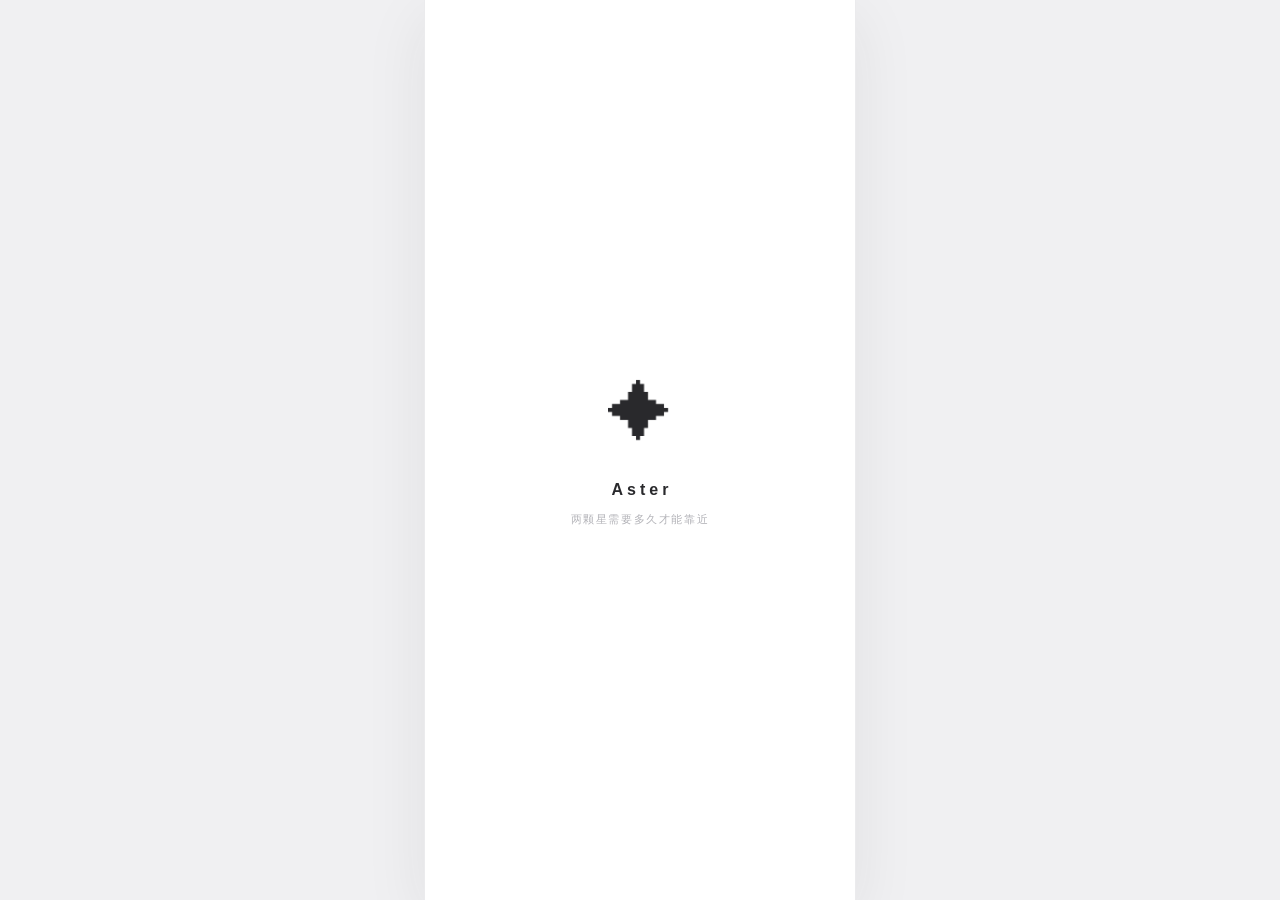
<file: index.html>
<!DOCTYPE html>
<html lang="zh-CN" data-theme="light">
<head>
<meta charset="UTF-8">
<meta name="viewport" content="width=device-width, initial-scale=1, viewport-fit=cover">
<meta name="theme-color" id="themeColor" content="#FFFFFF">
<meta name="apple-mobile-web-app-capable" content="yes">
<meta name="mobile-web-app-capable" content="yes">
<meta name="apple-mobile-web-app-status-bar-style" content="default">
<meta name="apple-mobile-web-app-title" content="Aster">
<title>Aster</title>
<link rel="manifest" href="manifest.webmanifest">
<link rel="apple-touch-icon" href="icons/icon-180.png">
<link rel="icon" href="data:image/svg+xml,%3Csvg xmlns='http://www.w3.org/2000/svg' viewBox='0 0 24 24'%3E%3Ctext x='12' y='17' font-size='14' text-anchor='middle'%3E%E2%9C%A6%3C/text%3E%3C/svg%3E">
<script>
(function(){
  try{
    var raw=localStorage.getItem('sq_state_v1');
    var s=raw?JSON.parse(raw):null;
    var t=(s&&s.app&&s.app.theme)||'light';
    var dark=t==='dark'||(t==='system'&&window.matchMedia&&matchMedia('(prefers-color-scheme: dark)').matches);
    document.documentElement.setAttribute('data-theme',dark?'dark':'light');
    document.documentElement.style.colorScheme=dark?'dark':'light';
    if(dark){ var m=document.getElementById('themeColor'); if(m) m.setAttribute('content','#101012'); }
  }catch(e){}
})();
</script>
<link rel="stylesheet" href="css/variables.css">
<link rel="stylesheet" href="css/global.css">
<link rel="stylesheet" href="css/components.css">
<link rel="stylesheet" href="css/pages.css">
<link rel="stylesheet" href="css/theme-dark.css">
<link rel="stylesheet" href="css/glass.css">
<link rel="stylesheet" href="css/splash.css">
</head>
<body>
<div class="app">
  <div class="app-wall" id="appWall" aria-hidden="true"></div>
  <div class="splash" id="splash" role="button" aria-label="跳过开屏">
    <div class="splash-stage">
      <div class="splash-mark">
        <div class="splash-particles" id="splashParticles"></div>
        <div class="splash-ring"></div>
        <div class="splash-star">✦</div>
      </div>
      <div class="splash-word">Aster</div>
      <div class="splash-tag">两颗星需要多久才能靠近</div>
    </div>
  </div>
  <main id="screen" class="page"></main>
  <nav id="nav" class="bottom-nav" style="display:none"></nav>
</div>
<script src="js/utils.js"></script>
<script src="js/icons.js"></script>
<script src="js/db.js"></script>
<script src="js/store.js"></script>
<script src="js/components.js"></script>
<script src="js/musicPlayer.js"></script>
<script src="js/musicDock.js"></script>
<script src="js/notifier.js"></script>
<script src="js/topToast.js"></script>
<script src="js/pages/chats.js"></script>
<script src="js/pages/discover.js"></script>
<script src="js/pages/me.js"></script>
<script src="js/pages/checkin.js"></script>
<script src="js/pages/cards.js"></script>
<script src="js/pages/replySettings.js"></script>
<script src="js/pages/reminders.js"></script>
<script src="js/pages/chatDetail.js"></script>
<script src="js/pages/chatSettings.js"></script>
<script src="js/pages/profile.js"></script>
<script src="js/pages/appearance.js"></script>
<script src="js/pages/roleProfile.js"></script>
<script src="js/pages/stickerSettings.js"></script>
<script src="js/pages/lifePages.js"></script>
<script src="js/pages/lifePomodoro.js"></script>
<script src="js/pages/lifeMusic.js"></script>
<script src="js/pages/lifeTogether.js"></script>
<script src="js/pages/life.js"></script>
<script src="js/call.js"></script>
<script src="js/replyEngine.js"></script>
<script src="js/reminders.js"></script>
<script src="js/app.js"></script>
</body>
</html>
</file>
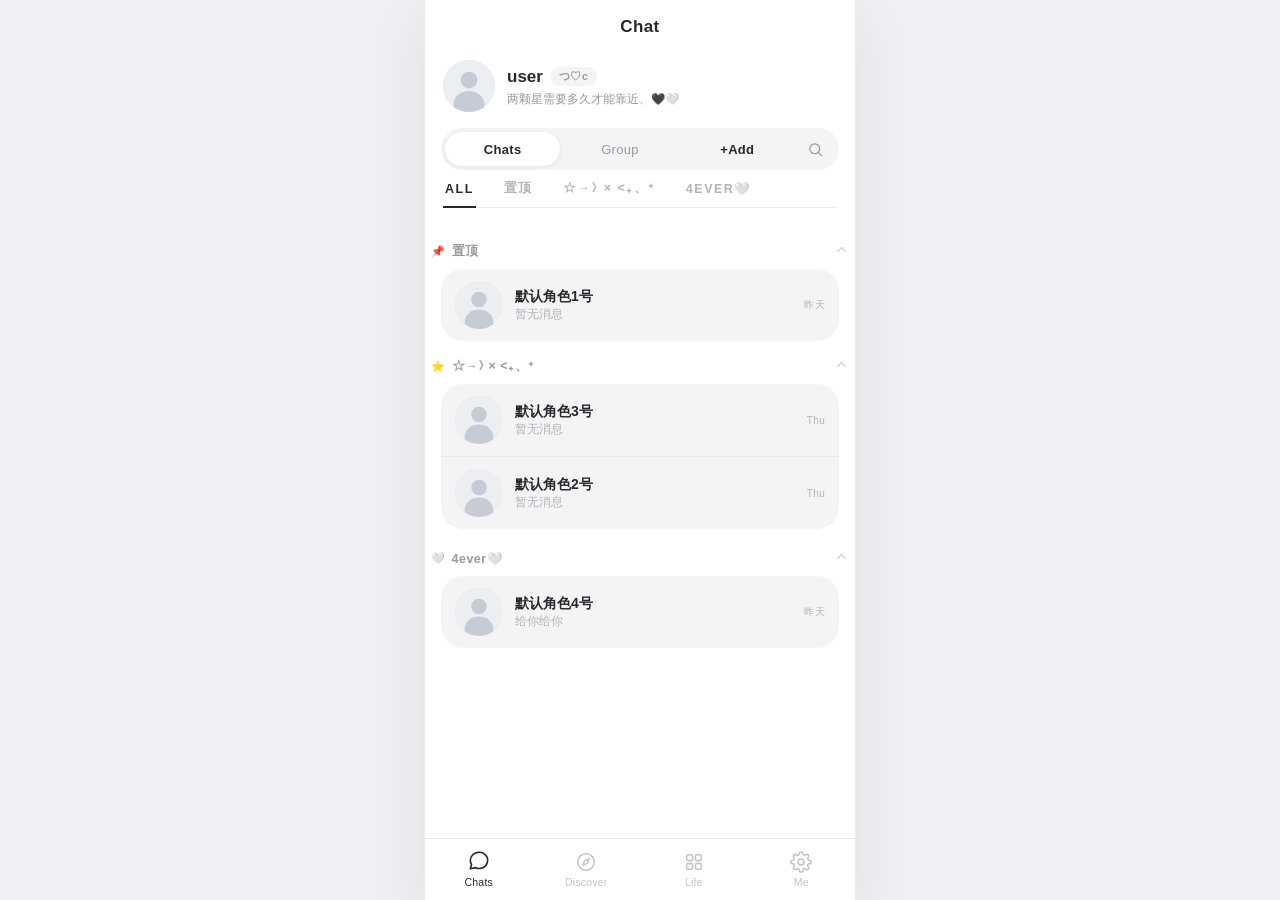
<file: user.html>
<!DOCTYPE html>
<html lang="zh-CN" data-theme="light">
<head>
<meta charset="UTF-8">
<meta name="viewport" content="width=device-width, initial-scale=1, viewport-fit=cover">
<meta name="theme-color" id="themeColor" content="#FFFFFF">
<title>Aster · Chat</title>
<link rel="icon" href="data:image/svg+xml,%3Csvg xmlns='http://www.w3.org/2000/svg' viewBox='0 0 24 24'%3E%3Ctext x='12' y='17' font-size='14' text-anchor='middle'%3E%E2%9C%A6%3C/text%3E%3C/svg%3E">
<script>
(function(){
  try{
    var raw=localStorage.getItem('sq_state_v1');
    var s=raw?JSON.parse(raw):null;
    var t=(s&&s.app&&s.app.theme)||'light';
    var dark=t==='dark'||(t==='system'&&window.matchMedia&&matchMedia('(prefers-color-scheme: dark)').matches);
    document.documentElement.setAttribute('data-theme',dark?'dark':'light');
    document.documentElement.style.colorScheme=dark?'dark':'light';
    if(dark){ var m=document.getElementById('themeColor'); if(m) m.setAttribute('content','#101012'); }
  }catch(e){}
})();
</script>
<link rel="stylesheet" href="css/variables.css">
<link rel="stylesheet" href="css/global.css">
<link rel="stylesheet" href="css/components.css">
<link rel="stylesheet" href="css/pages.css">
<link rel="stylesheet" href="css/theme-dark.css">
<link rel="stylesheet" href="css/glass.css">
</head>
<body>
<div class="app">
  <div class="app-wall" id="appWall" aria-hidden="true"></div>
  <main id="screen" class="page"></main>
  <nav id="nav" class="bottom-nav" style="display:none"></nav>
</div>
<script src="js/utils.js"></script>
<script src="js/icons.js"></script>
<script src="js/db.js"></script>
<script src="js/store.js"></script>
<script src="js/components.js"></script>
<script src="js/musicPlayer.js"></script>
<script src="js/musicDock.js"></script>
<script src="js/notifier.js"></script>
<script src="js/topToast.js"></script>
<script src="js/pages/chats.js"></script>
<script src="js/pages/discover.js"></script>
<script src="js/pages/me.js"></script>
<script src="js/pages/checkin.js"></script>
<script src="js/pages/cards.js"></script>
<script src="js/pages/replySettings.js"></script>
<script src="js/pages/reminders.js"></script>
<script src="js/pages/chatDetail.js"></script>
<script src="js/pages/chatSettings.js"></script>
<script src="js/pages/profile.js"></script>
<script src="js/pages/appearance.js"></script>
<script src="js/pages/roleProfile.js"></script>
<script src="js/pages/stickerSettings.js"></script>
<script src="js/pages/lifePages.js"></script>
<script src="js/pages/lifePomodoro.js"></script>
<script src="js/pages/lifeMusic.js"></script>
<script src="js/pages/lifeTogether.js"></script>
<script src="js/pages/life.js"></script>
<script src="js/call.js"></script>
<script src="js/replyEngine.js"></script>
<script src="js/reminders.js"></script>
<script src="js/app.js"></script>
</body>
</html>
</file>
<file: css/variables.css>
/* ===== 设计令牌 · 灰白极简（浅色为默认） ===== */
:root{
  color-scheme: light;

  --bg:#FFFFFF;
  --bg-soft:#F8F8F9;
  --card:#F4F4F5;
  --card-2:#EEEEF0;
  --text:#29292C;
  --text-2:#99999F;
  --text-3:#B3B3B8;
  --border:#EBEBED;
  --accent:#DDE3EA;
  --white:#FFFFFF;

  --dark:#2A2A2E;               /* 主操作色 */
  --dark-fg:#FFFFFF;            /* 主操作色上的文字 */

  --bubble-me:#E9EAEE;          /* 自己的气泡 */
  --bubble-me-fg:#29292C;
  --bubble-other:#F5F5F7;       /* 对方气泡 */
  --bubble-other-fg:#29292C;
  --bubble-radius:16px;         /* 气泡圆角（外观设置会覆盖） */
  --bubble-corner:6px;          /* 靠头像那一角的圆角 */

  /* 表面 / 浮层 */
  --surface:#FFFFFF;            /* 弹窗、菜单、白卡 */
  --surface-2:#FBFBFC;
  --head-bg:rgba(255,255,255,.92);
  --head-bg-strong:rgba(255,255,255,.96);
  --nav-bg:rgba(255,255,255,.94);
  --overlay-bg:rgba(30,30,34,.34);
  --quote-bg:rgba(255,255,255,.6);
  --quote-line:#C9CDD4;
  --toast-bg:rgba(42,42,46,.92);
  --toast-fg:#FFFFFF;
  --danger:#B45757;
  --danger-bg:#F7E9E9;
  --avatar-1:#D9DEE6;
  --avatar-2:#EFF1F4;
  --page-outside:#F0F0F2;
  --chev:#C9C9CF;
  --nav-idle:#C4C4CA;
  --scrollbar:#D9D9DE;

  --radius-card:22px;
  --radius-bubble:16px;
  --radius-sheet:26px;
  --radius-input:999px;

  --nav-h:62px;
  --head-h:54px;

  --font:-apple-system,BlinkMacSystemFont,"Segoe UI","PingFang SC","Hiragino Sans GB","Microsoft YaHei",sans-serif;

  --shadow-1:0 1px 3px rgba(35,35,40,.05);
  --shadow-2:0 10px 30px rgba(35,35,40,.10);
  --shadow-pill:0 1px 4px rgba(35,35,40,.08);

  --dur:.18s;
  --kb:0px;                      /* 键盘高度（JS 动态写入） */

  /* 聊天排版（聊天设置可改） */
  --chat-font:15px;
  --bubble-gap:18px;
  --bubble-pad-x:17px;
  --bubble-pad-y:13px;
  --chat-avatar:34px;

  /* ---------- Life 页 ---------- */
  --life-card:#FFFFFF;
  --life-music-bg:#E7F0F6;
  --life-music-ink:#25333D;
  --life-music-sub:#6D7F8B;
  --life-music-line:rgba(37,51,61,.13);
  --life-orange:#F39A3C; --life-orange2:#E8892A;
  --life-blue:#3B9EDB; --life-blue2:#2F8CC6;
  --rose:#CE6A78; --rose-soft:#F7E3E6;
  --blue-soft:#E6F0F7;
  --green:#6E9979; --green-soft:#E7F1EA;
  --amber:#D39448; --amber-soft:#F7EBD9;
  --accent-soft:#F1F3F6;
}
</file>
<file: css/global.css>
/* ===== 全局 · 重置 / App 壳 / 底部导航 ===== */
*,*::before,*::after{box-sizing:border-box;margin:0;padding:0;-webkit-tap-highlight-color:transparent}
html,body{height:100%}
body{
  font-family:var(--font);
  color:var(--text);
  background:var(--bg);
  font-size:15px;
  line-height:1.5;
  -webkit-font-smoothing:antialiased;
  overscroll-behavior-y:none;
}
img{display:block;max-width:100%}
button{font-family:inherit;border:0;background:none;color:inherit;cursor:pointer}
input,textarea,select{font-family:inherit;font-size:inherit;color:inherit;border:0;outline:none;background:none}
a{color:inherit;text-decoration:none}
ul,ol{list-style:none}
::selection{background:var(--accent)}

/* 桌面端：限制手机宽度居中，如一台干净的设备 */
.app{
  position:relative;
  margin:0 auto;
  max-width:430px;
  min-height:100dvh;
  background:var(--bg);
}
@media(min-width:480px){
  body{background:var(--page-outside)}
  .app{
    box-shadow:0 0 0 1px var(--border),0 18px 60px rgba(35,35,40,.08);
    min-height:100dvh;
  }
  ::-webkit-scrollbar{width:6px;height:6px}
  ::-webkit-scrollbar-thumb{background:var(--scrollbar);border-radius:99px}
  ::-webkit-scrollbar-track{background:transparent}
}

/* 通用工具 */
.row{display:flex;align-items:center}
.grow{flex:1;min-width:0}
.muted{color:var(--text-2)}
.tiny{font-size:11px;color:var(--text-3)}
.tap{transition:transform var(--dur),opacity var(--dur),background var(--dur)}
.tap:active{transform:scale(.97);opacity:.85}
.no-motion *,.no-motion *::before,.no-motion *::after{animation:none!important;transition:none!important}
body[data-font="lg"]{font-size:16.5px}

/* ===== 顶部栏 ===== */
.app-head{
  position:sticky;top:0;z-index:40;
  height:calc(var(--head-h) + env(safe-area-inset-top,0px));
  display:flex;align-items:center;
  padding:env(safe-area-inset-top,0px) 14px 0;
  background:var(--head-bg);
  backdrop-filter:blur(14px);
}
.app-head .head-title{
  position:absolute;left:50%;transform:translateX(-50%);
  font-size:17px;font-weight:600;letter-spacing:.4px;
  max-width:60%;overflow:hidden;text-overflow:ellipsis;white-space:nowrap;
}
.head-side{display:flex;align-items:center;gap:6px;min-width:64px}
.head-side.right{justify-content:flex-end}
.icon-btn{
  width:36px;height:36px;border-radius:50%;
  display:inline-flex;align-items:center;justify-content:center;
  color:var(--text);transition:background var(--dur),transform var(--dur);
}
.icon-btn:active{background:var(--card);transform:scale(.92)}
.icon-btn.sm{width:30px;height:30px}
.icon-btn.ghost{color:var(--text-2)}

/* ===== 底部导航 ===== */
.bottom-nav{
  position:fixed;bottom:0;left:50%;transform:translateX(-50%);
  width:100%;max-width:430px;
  height:calc(var(--nav-h) + env(safe-area-inset-bottom,0px));
  padding-bottom:env(safe-area-inset-bottom,0px);
  background:var(--nav-bg);
  backdrop-filter:blur(16px);
  border-top:1px solid var(--border);
  display:flex;z-index:50;
}
.bottom-nav .nav-item{
  flex:1;display:flex;flex-direction:column;align-items:center;justify-content:center;gap:3px;
  color:var(--nav-idle);font-size:10.5px;letter-spacing:.2px;
  transition:color var(--dur);
}
.bottom-nav .nav-item.active{color:var(--text)}
.bottom-nav .nav-item:active{transform:scale(.94)}
.page-with-nav{padding-bottom:calc(var(--nav-h) + 24px + env(safe-area-inset-bottom,0px))}

/* ===== 区块小标题（大写字距） ===== */
.sec-label{
  font-size:10.5px;letter-spacing:2.2px;color:var(--text-3);
  text-transform:uppercase;font-weight:600;
}

/* 空状态 */
.empty{
  text-align:center;color:var(--text-3);font-size:13px;
  padding:44px 20px;letter-spacing:.5px;
}
.empty .empty-ico{font-size:30px;opacity:.5;margin-bottom:8px}

/* 轻量出场动画 */
@keyframes fadeUp{from{opacity:0;transform:translateY(10px)}to{opacity:1;transform:none}}
@keyframes fadeIn{from{opacity:0}to{opacity:1}}
.anim-in{animation:fadeUp .22s ease both}

/* 聊天页锁定页面滚动（内部滚动） */
html.no-scroll,body.no-scroll{overflow:hidden;height:100dvh}

/* 轻动效：只使用 transform / opacity，避免滚动时掉帧 */
html{touch-action:manipulation;-webkit-text-size-adjust:100%}
/* 主题切换时强制重绘带模糊的顶栏 / 底栏，避免 iOS 缓存旧颜色 */
html.theme-repaint .app-head,
html.theme-repaint .bottom-nav,
html.theme-repaint .chat-head,
html.theme-repaint .chat-toolbar,
html.theme-repaint .chat-inputbar{
  backdrop-filter:none!important;
  -webkit-backdrop-filter:none!important;
}
input[type="range"]{touch-action:none}
:where(.chat-item,.post-card,.life-tile,.list-row,.set-card,.set-row,.rc-group){transition:transform .16s ease,opacity .16s ease}
:where(.chat-item,.post-card,.life-tile,.list-row,.set-card,.set-row,.rc-group):active{transform:scale(.992)}
.bottom-nav .nav-item{transition:color .18s ease,transform .14s ease}
.bottom-nav .nav-item>svg{transition:transform .18s ease}
.bottom-nav .nav-item.active>svg{transform:translateY(-1px) scale(1.05)}
@media (prefers-reduced-motion:reduce){
  *,*::before,*::after{animation-duration:.001ms!important;animation-iteration-count:1!important;transition-duration:.001ms!important;scroll-behavior:auto!important}
}
/* iOS Safari：输入框低于 16px 时，聚焦会自动放大页面 */
@supports (-webkit-touch-callout:none){
  input:not([type="range"]):not([type="checkbox"]):not([type="radio"]):not([type="file"]),
  textarea,select{font-size:16px!important}
}
</file>
<file: css/components.css>
/* ===== 共享组件 ===== */

/* 头像 */
.avatar{
  position:relative;display:inline-flex;align-items:center;justify-content:center;
  border-radius:50%;overflow:hidden;flex-shrink:0;color:var(--text-3);
  background:linear-gradient(145deg,var(--avatar-1),var(--avatar-2));
  user-select:none;
}
.avatar img{width:100%;height:100%;object-fit:cover}
.avatar .av-emoji{font-size:calc(var(--av,44px)*.5);line-height:1;filter:saturate(.55) opacity(.92)}
.avatar.ring{box-shadow:0 0 0 2px var(--surface),0 0 0 3.5px var(--border)}

/* 胶囊小徽章（つ♡c） */
.badge-pill{
  display:inline-flex;align-items:center;
  font-size:10.5px;color:var(--text-2);
  background:var(--card);border-radius:999px;
  padding:2px 9px;letter-spacing:.5px;white-space:nowrap;
}

/* 胶囊分段栏（Chats/Group/Friends...） */
.pillbar{
  display:flex;align-items:center;gap:2px;
  background:var(--card);border-radius:999px;padding:4px;
}
.pillbar .pp{
  flex:1;height:34px;border-radius:999px;
  font-size:13px;color:var(--text-2);letter-spacing:.3px;
  display:flex;align-items:center;justify-content:center;gap:4px;
  transition:all var(--dur);white-space:nowrap;padding:0 10px;
}
.pillbar .pp.active{background:var(--surface);color:var(--text);font-weight:600;box-shadow:var(--shadow-pill)}
.pillbar .pp.add{color:var(--text);font-weight:600}
.pillbar .pp.icon-only{flex:0 0 38px}

/* 小分段（双方/仅对方... 舒适/紧凑） */
.seg{
  display:inline-flex;background:var(--card);border-radius:999px;padding:3px;gap:2px;
}
.seg .sg{
  height:28px;padding:0 13px;border-radius:999px;font-size:12.5px;color:var(--text-2);
  display:flex;align-items:center;transition:all var(--dur);white-space:nowrap;
}
.seg .sg.active{background:var(--dark);color:var(--dark-fg);font-weight:500}
.seg.light .sg.active{background:var(--surface);color:var(--text);box-shadow:var(--shadow-pill)}

/* 按钮 */
.btn{
  height:42px;padding:0 26px;border-radius:999px;
  display:inline-flex;align-items:center;justify-content:center;gap:6px;
  font-size:14.5px;font-weight:600;transition:all var(--dur);
}
.btn.dark{background:var(--dark);color:var(--dark-fg)}
.btn.dark:active{opacity:.85;transform:scale(.97)}
.btn.light{background:var(--card);color:var(--text)}
.btn.light:active{background:var(--card-2);transform:scale(.97)}
.btn.sm{height:32px;padding:0 16px;font-size:12.5px;font-weight:500}
.btn.block{width:100%}
.btn.danger{background:var(--danger-bg);color:var(--danger)}

/* 方形小图标按钮（分享） */
.sq-btn{
  width:42px;height:42px;border-radius:14px;background:var(--card);
  display:inline-flex;align-items:center;justify-content:center;color:var(--text);
  transition:transform var(--dur),background var(--dur);
}
.sq-btn:active{transform:scale(.93);background:var(--card-2)}

/* 搜索框 */
.searchbar{
  display:flex;align-items:center;gap:8px;
  background:var(--card);border-radius:999px;
  height:40px;padding:0 16px;color:var(--text-3);
}
.searchbar input{flex:1;font-size:13.5px;color:var(--text)}
.searchbar input::placeholder{color:var(--text-3)}

/* 下划线 tab（CHATS / ☆→ X <-.* / 4EVER🤍） */
.utabs{display:flex;gap:26px;border-bottom:1px solid var(--border)}
.utabs .ut{
  padding:10px 2px 9px;font-size:12.5px;letter-spacing:1.5px;color:var(--text-3);
  font-weight:600;border-bottom:2px solid transparent;margin-bottom:-1px;
  transition:color var(--dur);text-transform:uppercase;white-space:nowrap;
}
.utabs .ut.active{color:var(--text);border-color:var(--text)}

/* 列表卡片 */
.list-card{
  background:var(--card);border-radius:var(--radius-card);
  overflow:hidden;
}
.list-row{
  display:flex;align-items:center;gap:12px;
  padding:13px 16px;width:100%;text-align:left;
  transition:background var(--dur);
}
.list-row:active{background:var(--card-2)}
.list-row + .list-row{border-top:1px solid rgba(0,0,0,.035)}
.list-row .r-name{font-size:14.5px;font-weight:600;overflow:hidden;text-overflow:ellipsis;white-space:nowrap}
.list-row .r-sub{font-size:12px;color:var(--text-3);margin-top:1px;overflow:hidden;text-overflow:ellipsis;white-space:nowrap}
.list-row .chev{color:#C9C9CF;flex-shrink:0}

/* 设置卡（CHAT SETTINGS 列表行） */
.set-card{
  display:flex;align-items:center;gap:12px;width:100%;text-align:left;
  background:var(--bg-soft);border-radius:18px;padding:13px 14px;
  transition:background var(--dur);
}
.set-card:active{background:var(--card-2)}
.set-card .set-ico{
  width:38px;height:38px;border-radius:12px;background:var(--surface);flex-shrink:0;
  display:flex;align-items:center;justify-content:center;color:var(--text);
  box-shadow:var(--shadow-1);
}
.set-card .set-title{font-size:14.5px;font-weight:600}
.set-card .set-sub{font-size:11.5px;color:var(--text-3);margin-top:1px}
.set-card .set-val{font-size:12.5px;color:var(--text-3)}

/* 开关 */
.switch{
  position:relative;width:46px;height:27px;border-radius:999px;flex-shrink:0;
  background:var(--card-2);transition:background var(--dur);
}
.switch::after{
  content:"";position:absolute;top:3px;left:3px;width:21px;height:21px;border-radius:50%;
  background:#fff;box-shadow:0 1px 3px rgba(0,0,0,.18);
  transition:transform .2s cubic-bezier(.4,0,.2,1);
}
.switch.on{background:var(--dark)}
.switch.on::after{transform:translateX(19px)}

/* 滑杆 */
input[type=range].slider{
  -webkit-appearance:none;appearance:none;width:100%;height:3px;border-radius:99px;
  background:linear-gradient(to right,var(--dark) var(--p,50%),var(--card-2) var(--p,50%));
}
input[type=range].slider::-webkit-slider-thumb{
  -webkit-appearance:none;width:20px;height:20px;border-radius:50%;
  background:var(--dark);border:3px solid var(--surface);box-shadow:0 1px 5px rgba(0,0,0,.22);
  cursor:pointer;
}
.slider-val{
  font-size:11.5px;color:var(--text-2);background:var(--card);border-radius:8px;
  padding:2px 8px;white-space:nowrap;
}

/* 文本输入域 */
.field{
  width:100%;background:var(--card);border-radius:14px;
  padding:12px 14px;font-size:14px;color:var(--text);
}
.field::placeholder{color:var(--text-3)}
textarea.field{resize:none;min-height:76px;line-height:1.55}

/* 弹窗 / 底部抽屉 */
.overlay{
  position:fixed;inset:0;z-index:100;
  background:rgba(30,30,34,.34);
  display:flex;align-items:center;justify-content:center;
  padding:24px;animation:fadeIn .16s ease both;
}
.overlay .modal{
  width:100%;max-width:340px;max-height:82dvh;overflow:auto;
  background:var(--surface);border-radius:26px;padding:22px 20px;
  animation:popIn .2s cubic-bezier(.34,1.3,.64,1) both;
}
@keyframes popIn{from{opacity:0;transform:scale(.94) translateY(8px)}to{opacity:1;transform:none}}
.overlay.sheet-wrap{align-items:flex-end;padding:0}
.overlay.sheet-wrap .modal{
  max-width:430px;border-radius:var(--radius-sheet) var(--radius-sheet) 0 0;
  padding:18px 20px calc(20px + env(safe-area-inset-bottom,0px));
  max-height:88dvh;
  animation:sheetUp .24s cubic-bezier(.3,.9,.4,1) both;
  padding-bottom:calc(20px + var(--kb,0px) + env(safe-area-inset-bottom,0px));
}
@keyframes sheetUp{from{transform:translateY(60%)}to{transform:none}}
.modal-title{font-size:16px;font-weight:700;text-align:center;margin-bottom:4px}
.modal-sub{font-size:12px;color:var(--text-3);text-align:center;margin-bottom:14px}
.modal-actions{display:flex;gap:10px;margin-top:18px}
.modal-actions .btn{flex:1}

/* 菜单浮层 */
.menu{
  position:fixed;z-index:110;min-width:172px;
  max-height:calc(100dvh - 20px);overflow-y:auto;overscroll-behavior:contain;
  background:var(--surface);border-radius:16px;box-shadow:var(--shadow-2);
  padding:6px;animation:popIn .16s ease both;
}
.menu .mi{
  display:flex;align-items:center;gap:10px;width:100%;text-align:left;
  padding:10px 12px;border-radius:11px;font-size:13.5px;
  transition:background var(--dur);
}
.menu .mi:active{background:var(--card)}
.menu .mi.danger{color:var(--danger)}
.menu .mi svg{opacity:.75}

/* toast */
.toast{
  position:fixed;left:50%;bottom:calc(96px + var(--kb,0px));transform:translateX(-50%);
  z-index:200;background:var(--toast-bg);color:var(--toast-fg);
  font-size:13px;padding:9px 18px;border-radius:999px;
  animation:toastIn .2s ease both;pointer-events:none;max-width:80vw;text-align:center;
}
@keyframes toastIn{from{opacity:0;transform:translate(-50%,8px)}to{opacity:1;transform:translate(-50%,0)}}
.toast.out{opacity:0;transition:opacity .25s}

/* 浮动按钮（挂 body，fixed 相对视口；PC 端对齐 430px 应用列右缘，窄屏回落 18px） */
.fab{
  position:fixed;right:max(18px,calc((100% - 430px)/2 + 18px));bottom:calc(var(--nav-h) + 20px + env(safe-area-inset-bottom,0px));
  z-index:45;width:52px;height:52px;border-radius:50%;
  background:var(--surface);color:var(--text);
  display:flex;align-items:center;justify-content:center;
  box-shadow:var(--shadow-2);transition:transform var(--dur);
}
.fab:active{transform:scale(.9)}

/* 聊天气泡 */
/* 头像与气泡顶部对齐（flex-start），头像不再随消息长短上下偏移 */
.msg-row{display:flex;gap:10px;margin-bottom:var(--bubble-gap);align-items:flex-start}
.msg-row.mine{flex-direction:row-reverse}
/* 同一发送者的连续消息（同组）也保留完整呼吸感 */
.msg-row.cont{margin-top:0}
.msg-row .m-av{width:var(--chat-avatar);height:var(--chat-avatar);flex-shrink:0}
/* 气泡列：随内容收缩（fit-content），mine 行沿同一对齐轴靠右；
   Read 已读标与气泡共用该轴，自动贴齐气泡尾缘 */
.msg-row .grow{display:flex;flex-direction:column;align-items:flex-start}
.msg-row.mine .grow{align-items:flex-end}
.bubble{
  max-width:72%;padding:var(--bubble-pad-y) var(--bubble-pad-x);border-radius:var(--bubble-radius);
  font-size:var(--chat-font);line-height:1.62;word-break:break-word;overflow-wrap:anywhere;white-space:pre-wrap;
  position:relative;transition:transform var(--dur);
}
.msg-row:not(.mine) .bubble{background:var(--bubble-other-custom,var(--bubble-other));color:var(--bubble-other-custom-fg,var(--bubble-other-fg));border-top-left-radius:var(--bubble-corner)}
.msg-row.mine .bubble{background:var(--bubble-me);color:var(--bubble-me-fg);border-top-right-radius:var(--bubble-corner)}
.bubble.poke-shake{animation:shake .5s ease}
@keyframes shake{0%,100%{transform:none}20%{transform:translateX(-4px)}40%{transform:translateX(4px)}60%{transform:translateX(-3px)}80%{transform:translateX(2px)}}
.msg-meta{
  font-size:10px;color:var(--text-3);margin-top:3px;letter-spacing:.3px;
  display:flex;gap:4px;align-items:center;
}
.msg-meta .dot::before{content:"·";margin:0 2px}

/* 引用回复 */
.reply-quote{
  background:var(--quote-bg);border-left:2.5px solid var(--quote-line);
  border-radius:8px;padding:6px 9px;margin-bottom:6px;
  font-size:11px;color:var(--text-2);line-height:1.45;
}
.reply-quote .rq-name{font-weight:600;color:var(--text-2)}

/* 图片消息 */
.img-msg{
  width:min(200px,58vw);border-radius:14px;overflow:hidden;background:var(--card);
  border:1px dashed var(--border);cursor:zoom-in;
}
.img-msg img{width:100%;display:block}
.img-msg .img-loading{aspect-ratio:4/3;display:flex;align-items:center;justify-content:center;color:var(--text-3)}

/* 语音消息（紧凑尺寸）：内边距/间距收紧，窄屏（320 + 滚动条）下时长也不会换行 */
.voice-bubble{
  display:flex;align-items:center;gap:5px;padding:5px 9px;min-width:104px;
}
.voice-bubble .v-play{
  width:24px;height:24px;border-radius:50%;background:var(--dark);color:var(--dark-fg);flex-shrink:0;
  display:flex;align-items:center;justify-content:center;
}
.voice-bubble .v-wave{display:flex;align-items:center;gap:2px;height:14px;flex-shrink:0}
.voice-bubble .v-wave i{width:2px;border-radius:2px;background:#9A9AA2;display:block}
.voice-bubble.playing .v-wave i{animation:vw 1s ease-in-out infinite}
.voice-bubble.playing .v-wave i:nth-child(2n){animation-delay:.15s}
.voice-bubble.playing .v-wave i:nth-child(3n){animation-delay:.3s}
@keyframes vw{0%,100%{transform:scaleY(.5)}50%{transform:scaleY(1.25)}}
.voice-bubble .v-dur{font-size:10.5px;color:var(--text-2);white-space:nowrap;flex-shrink:0}

/* 打卡卡片 */
/* 报备卡片：宽度跟随所在气泡（气泡定宽 min(256px,72%)，卡片 100% 填充），
   手机端不再超出气泡，PC 端气泡更宽时图片也随之放大铺满 */
.checkin-card{
  width:100%;background:var(--surface-2);border:1px solid var(--border);
  border-radius:18px;overflow:hidden;cursor:pointer;
  box-shadow:var(--shadow-1);transition:transform var(--dur);
}
/* 报备消息的气泡：定宽（不超过气泡 72% 上限），卡片作为内容 100% 填充 */
.bubble.ck-bubble{width:min(256px,72%);padding:6px}
.checkin-card:active{transform:scale(.98)}
.checkin-card .ck-head{
  display:flex;align-items:center;gap:6px;padding:9px 12px 7px;
  font-size:11px;color:var(--text-2);letter-spacing:.5px;font-weight:600;
}
.checkin-card .ck-head .ck-time{margin-left:auto;font-weight:400;color:var(--text-3)}
/* 卡片图片：固定 4:3 裁切铺满卡片宽度（object-fit:cover 不变形），
   任意尺寸的图片（含小图/竖图）都不会出现图片小于卡片的情况 */
.checkin-card .ck-img{margin:0 10px;border-radius:12px;overflow:hidden;background:var(--card);aspect-ratio:1/1}
.checkin-card .ck-img img{width:100%;height:100%;object-fit:cover;display:block}
.checkin-card .ck-text{padding:9px 12px 4px;font-size:13.5px;line-height:1.5}
.checkin-card .ck-foot{
  display:flex;align-items:center;justify-content:space-between;
  padding:7px 12px 10px;font-size:10.5px;color:var(--text-3);
}
.checkin-card .ck-foot .ck-open{
  font-size:10.5px;color:var(--text-2);background:var(--card);
  padding:2px 9px;border-radius:999px;
}

/* 转账卡片 */
.transfer-card{
  width:min(210px,62vw);background:var(--surface-2);border:1px solid var(--border);
  border-radius:16px;padding:12px 14px;cursor:pointer;box-shadow:var(--shadow-1);
}
.transfer-card .tf-kind{font-size:11px;color:var(--text-2);letter-spacing:.5px}
.transfer-card .tf-amt{font-size:21px;font-weight:700;margin:3px 0 2px}
.transfer-card .tf-note{font-size:10px;color:var(--text-3)}

/* 系统提示 */
.sys-tip{
  align-self:center;text-align:center;font-size:10.5px;color:var(--text-3);
  background:var(--bg-soft);border-radius:999px;padding:4px 13px;margin:0 auto;
  max-width:82%;letter-spacing:.3px;
}
.msg-row.sys{display:flex;justify-content:center;margin-bottom:6px}

/* 日期分隔 / 消息组时间标签（居中独立展示，不嵌入气泡） */
.day-chip{
  text-align:center;font-size:10.5px;color:var(--text-3);
  margin:6px 0;letter-spacing:.5px;
}
.day-chip.ts-chip{margin:6px 0;font-size:10px;letter-spacing:.4px}

/* 图片查看器 */
.lightbox{
  position:fixed;inset:0;z-index:300;background:rgba(24,24,27,.88);
  display:flex;align-items:center;justify-content:center;
  animation:fadeIn .18s ease both;cursor:zoom-out;padding:20px;
}
.lightbox img{max-width:100%;max-height:88dvh;border-radius:14px}

/* 戳一戳特效 */
.poke-fx{
  position:fixed;inset:0;z-index:250;pointer-events:none;
  display:flex;align-items:center;justify-content:center;flex-direction:column;gap:8px;
}
.poke-fx .pf-star{
  font-size:54px;animation:pokePop .8s cubic-bezier(.3,1.4,.5,1) both;
  filter:grayscale(.4);
}
.poke-fx .pf-txt{
  font-size:13px;color:var(--text-2);background:var(--surface);border-radius:999px;
  padding:7px 18px;box-shadow:var(--shadow-2);animation:fadeUp .4s .1s ease both;
}
@keyframes pokePop{0%{transform:scale(.2) rotate(-30deg);opacity:0}60%{transform:scale(1.25) rotate(8deg);opacity:1}100%{transform:scale(1) rotate(0)}}

/* 缩略图卡（Discover） */
.thumb-card{
  width:104px;height:118px;border-radius:14px;overflow:hidden;flex-shrink:0;
  background:var(--card);cursor:pointer;transition:transform var(--dur);
}
.thumb-card:active{transform:scale(.96)}
.thumb-card img{width:100%;height:100%;object-fit:cover}
.thumb-card .th-text{
  width:100%;height:100%;display:flex;align-items:center;justify-content:center;
  padding:12px;font-size:11.5px;color:var(--text-2);text-align:center;line-height:1.6;
  background:linear-gradient(160deg,var(--card),var(--card-2));
}

/* 帖子图片网格 */
.post-imgs{display:flex;gap:6px;margin-top:9px}
.post-imgs .pi{
  flex:1;aspect-ratio:1;border-radius:12px;overflow:hidden;background:var(--card);cursor:zoom-in;
}
.post-imgs .pi.solo{aspect-ratio:4/3}
.post-imgs img{width:100%;height:100%;object-fit:cover}

/* 评论输入 */
.cmt-bar{display:flex;gap:8px;margin-top:10px}
.cmt-bar input{
  flex:1;height:34px;background:var(--card);border-radius:999px;padding:0 14px;font-size:12.5px;
}
.cmt-bar .cmt-send{
  width:34px;height:34px;border-radius:50%;background:var(--dark);color:var(--dark-fg);flex-shrink:0;
  display:flex;align-items:center;justify-content:center;
}

/* 图片表情消息（小尺寸，保持比例） */
.img-msg.stk{width:96px;border-radius:12px}
/* 图片表情气泡四周只留 5px，不要普通文字气泡的大内边距 */
.msg-row .bubble.stk-bubble{padding:5px;border-radius:15px}
.msg-row.mine .bubble.stk-bubble{border-bottom-right-radius:5px}
.msg-row:not(.mine) .bubble.stk-bubble{border-bottom-left-radius:5px}

/* 圆形头像上传按钮（新增联系人 / 群聊 / 角色资料） */
.av-pick{
  width:72px;height:72px;border-radius:50%;overflow:hidden;flex-shrink:0;
  background:var(--card);border:1.5px dashed var(--border);cursor:pointer;
  display:flex;align-items:center;justify-content:center;transition:transform var(--dur);
}
.av-pick:active{transform:scale(.94)}
.av-pick img{width:100%;height:100%;object-fit:cover}
.av-pick.has-img{border-style:solid;border-color:transparent}

/* ===== 模拟通话窗口（前端原型） ===== */
/* 位置由 call.js 按实际 viewport 计算写入 left/top（初始居中），支持 Pointer 拖动 */
.call-win{
  position:fixed;left:0;top:0;
  width:min(320px,calc(100vw - 48px));z-index:400;
  background:linear-gradient(170deg,#F4F5F8,#E9EBEF);
  border-radius:30px;box-shadow:var(--shadow-2);
  padding:26px 24px 28px;text-align:center;
  display:flex;flex-direction:column;align-items:center;
  animation:popIn .22s cubic-bezier(.34,1.3,.64,1) both;
}
/* 拖动区：窗口顶部标题区域（头像/名称/状态），操作按钮不在拖动区内 */
.call-drag{
  display:flex;flex-direction:column;align-items:center;width:100%;
  cursor:grab;touch-action:none;user-select:none;-webkit-user-select:none;
}
.call-drag:active{cursor:grabbing}
body.call-dragging{user-select:none;-webkit-user-select:none}
body.call-dragging *{pointer-events:none}
body.call-dragging .call-win,body.call-dragging .call-win *{pointer-events:auto}
.call-av{margin-bottom:10px;pointer-events:none}
.call-name{font-size:18px;font-weight:700;letter-spacing:.3px;pointer-events:none}
.call-status{font-size:13px;color:var(--text-2);margin-top:3px;pointer-events:none}
.call-hint{font-size:10.5px;color:var(--text-3);letter-spacing:.4px;margin-top:3px;pointer-events:none}
.call-actions{display:flex;gap:20px;margin-top:24px}
.call-btn{
  width:54px;height:54px;border-radius:50%;background:var(--surface);color:var(--text);
  display:flex;align-items:center;justify-content:center;box-shadow:var(--shadow-1);
  transition:transform var(--dur);
}
.call-btn:active{transform:scale(.92)}
.call-btn.hangup{background:#DFA9A9;color:#fff;transform:rotate(135deg)}
.call-btn.hangup:active{transform:rotate(135deg) scale(.92)}
/* 邀请成员按钮（群聊通话） */
.call-btn.invite{background:var(--dark);color:var(--dark-fg)}
.call-btn.accept{background:#BFDCC8;color:#fff}
/* 单聊通话窗口统一为 3:4 竖向小窗 */
.call-win:not(.group){width:min(260px,calc(100vw - 64px));aspect-ratio:3/4;padding:20px 20px;justify-content:center}
.call-win:not(.group) .call-av .avatar{width:92px!important;height:92px!important}
.call-win:not(.group) .call-name{font-size:22px}
.call-win:not(.group) .call-status{font-size:14px}
.call-win:not(.group) .call-actions{margin-top:18px}
/* 角色视频邀请：等待接听，3:4 竖向小窗 */
.call-win.incoming{
  width:min(260px,calc(100vw - 64px));aspect-ratio:3/4;
  padding:18px 20px;justify-content:center;
  background:linear-gradient(160deg,#F7F8FA,#EDEFF3);
}
.call-win.incoming .call-av{margin-bottom:9px}
.call-win.incoming .call-av .avatar{width:78px!important;height:78px!important}
.call-win.incoming .call-name{font-size:20px}
.call-win.incoming .call-status{font-size:13px}
.call-win.incoming .call-hint{margin-top:5px}
.call-win.incoming .call-actions{margin-top:auto;gap:28px;padding-top:10px}
.call-win.incoming .call-btn{width:50px;height:50px}
@media (max-width:360px){
  .call-win:not(.group){padding:14px 16px}
  .call-win:not(.group) .call-av .avatar{width:80px!important;height:80px!important}
  .call-win:not(.group) .call-name{font-size:20px}
  .call-win:not(.group) .call-actions{margin-top:12px;gap:14px}
  .call-win:not(.group) .call-btn{width:48px;height:48px}
  .call-win.incoming{width:min(240px,calc(100vw - 48px));padding:12px 16px}
  .call-win.incoming .call-av .avatar{width:68px!important;height:68px!important}
  .call-win.incoming .call-actions{margin-top:auto;gap:20px;padding-top:6px}
  .call-win.incoming .call-btn{width:46px;height:46px}
}
/* 群聊通话：微信式多成员头像网格，各成员状态独立展示 */
.call-win.group{width:min(340px,calc(100vw - 40px))}
.call-grid{
  display:flex;flex-wrap:wrap;justify-content:center;gap:14px 10px;
  margin:18px 0 2px;width:100%;pointer-events:none;
}
.call-mem{
  width:64px;display:flex;flex-direction:column;align-items:center;gap:3px;
  animation:popIn .25s cubic-bezier(.34,1.3,.64,1) both;
}
.call-mem .avatar{box-shadow:0 0 0 2px var(--surface),0 0 0 3px var(--border)}
.call-mem b{
  font-size:10px;font-weight:500;color:var(--text-2);line-height:1.3;
  max-width:64px;overflow:hidden;text-overflow:ellipsis;white-space:nowrap;
}
.call-mem .cm-wait{font-size:9.5px;color:var(--text-3);animation:cmBlink 1.2s ease-in-out infinite}
.call-mem .cm-on{font-size:9.5px;color:#7BA07B}
@keyframes cmBlink{0%,100%{opacity:.4}50%{opacity:1}}

/* 角色新消息顶部弹窗（无关闭按钮，4 秒自动收起，点按进聊天） */
.top-toast{
  position:fixed;top:calc(10px + env(safe-area-inset-top,0px));left:50%;
  width:min(406px,calc(100vw - 24px));z-index:520;
  display:flex;align-items:center;gap:10px;padding:10px 12px;
  background:rgba(255,255,255,.94);color:var(--text);
  border:1px solid rgba(0,0,0,.05);border-radius:18px;
  box-shadow:0 16px 38px rgba(30,25,20,.18);
  backdrop-filter:blur(20px) saturate(1.3);-webkit-backdrop-filter:blur(20px) saturate(1.3);
  transform:translate(-50%,-18px) scale(.97);opacity:0;pointer-events:none;
  transition:transform .28s cubic-bezier(.2,.8,.2,1),opacity .22s ease;
  cursor:pointer;touch-action:none;
}
.top-toast.dragging{transition:none}
.top-toast.show{transform:translate(-50%,0) scale(1);opacity:1;pointer-events:auto}
.top-toast .tt-av{width:38px;height:38px;border-radius:50%;overflow:hidden;flex-shrink:0;background:var(--bg-soft);display:flex;align-items:center;justify-content:center}
.top-toast .tt-av .avatar{width:38px!important;height:38px!important}
.top-toast .tt-body{flex:1;min-width:0}
.top-toast .tt-name{font-size:11.5px;font-weight:650;line-height:1.3;white-space:nowrap;overflow:hidden;text-overflow:ellipsis}
.top-toast .tt-text{font-size:10.5px;color:var(--text-2);margin-top:2px;line-height:1.4;white-space:nowrap;overflow:hidden;text-overflow:ellipsis}
.top-toast .tt-now{font-size:8px;color:var(--text-3);align-self:flex-start;margin-top:2px;flex-shrink:0}
html[data-theme="dark"] .top-toast{background:rgba(30,30,34,.94);border-color:rgba(255,255,255,.09);box-shadow:0 16px 38px rgba(0,0,0,.4)}

/* ===== 音乐悬浮窗 ===== */
.music-dock{
  position:fixed;left:50%;bottom:calc(var(--nav-h) + 16px + env(safe-area-inset-bottom,0px));
  width:min(286px,calc(100vw - 24px));z-index:380;
  background:rgba(255,255,255,.94);color:var(--text);
  border:1px solid rgba(0,0,0,.05);border-radius:18px;
  box-shadow:0 14px 34px rgba(30,25,20,.16);
  backdrop-filter:blur(20px) saturate(1.3);-webkit-backdrop-filter:blur(20px) saturate(1.3);
  transform:translate(-50%,14px);opacity:0;pointer-events:none;
  transition:width .22s ease,transform .24s ease,opacity .2s ease,border-radius .2s ease;
  overflow:hidden;touch-action:none;cursor:grab;user-select:none;
}
.music-dock.show{transform:translate(-50%,0);opacity:1;pointer-events:auto}
.music-dock.dragging{cursor:grabbing;transition:none}
.music-dock.collapsed{width:auto;max-width:260px;border-radius:999px}
.md-main{display:flex;align-items:center;gap:9px;padding:10px 11px}
.md-info{flex:1;min-width:0}
.md-title-mask{min-width:0;overflow:hidden}
.md-title-track{display:flex;gap:36px;white-space:nowrap;width:max-content}
.md-title-track span{font-size:12px;font-weight:650;line-height:1.35;white-space:nowrap}
.md-title-track span+span{display:none}
.music-dock:not(.collapsed) .md-title-track{width:100%}
.music-dock:not(.collapsed) .md-title-track span:first-child{display:block;max-width:100%;overflow:hidden;text-overflow:ellipsis}
.music-dock.collapsed .md-title-track.scroll span+span{display:block}
.md-sub{font-size:8.5px;color:var(--text-3);margin-top:1px;white-space:nowrap;overflow:hidden;text-overflow:ellipsis}
.md-actions{display:flex;align-items:center;gap:3px;flex-shrink:0}
.md-actions button{width:28px;height:28px;border:0;background:none;color:var(--text-2);display:flex;align-items:center;justify-content:center}
.md-actions button.md-play{width:32px;height:32px;border-radius:50%;background:var(--dark);color:var(--dark-fg)}
.md-actions .ic{width:15px;height:15px}
.md-actions .md-play .ic{width:13px;height:13px}
.md-collapse{width:24px!important;color:var(--text-3)!important}
.md-collapse .ic{width:14px;height:14px}
.md-close{width:24px!important;color:var(--text-3)!important}
.md-close .ic{width:13px;height:13px}
.md-close-collapsed{display:none;width:24px;height:24px;border:0;background:none;color:var(--text-3);align-items:center;justify-content:center;flex-shrink:0;padding:0}
.md-close-collapsed .ic{width:12px;height:12px}
.md-progress{height:2.5px;background:var(--border);margin:0 11px 8px;border-radius:3px;overflow:hidden;cursor:pointer}
.md-progress i{display:block;height:100%;width:0;background:var(--text);opacity:.75;transition:width .15s linear}
.music-dock.collapsed .md-main{padding:7px 13px}
.music-dock.collapsed .md-close-collapsed{display:flex}
.music-dock.collapsed .md-title-track span{font-size:11.5px}
.music-dock.collapsed .md-sub,.music-dock.collapsed .md-actions,.music-dock.collapsed .md-progress{display:none}
.music-dock.collapsed .md-title-mask{max-width:220px}
.music-dock.collapsed .md-title-track.scroll{animation:mdMarquee var(--md-dur,9s) linear infinite}
@keyframes mdMarquee{0%,12%{transform:translateX(0)}88%,100%{transform:translateX(-50%)}}
html[data-theme="dark"] .music-dock{background:rgba(30,30,34,.94);border-color:rgba(255,255,255,.09);box-shadow:0 14px 34px rgba(0,0,0,.4)}
@media (max-width:360px){
  .music-dock{width:min(286px,calc(100vw - 20px))}
  .music-dock.collapsed{max-width:230px}
}
.call-ball{
  position:fixed;right:16px;bottom:calc(var(--nav-h) + 24px + env(safe-area-inset-bottom,0px));
  z-index:390;display:flex;align-items:center;gap:9px;
  background:rgba(42,42,46,.92);color:#fff;border-radius:999px;
  padding:7px 11px 7px 8px;box-shadow:var(--shadow-2);cursor:grab;
  touch-action:none;user-select:none;-webkit-user-select:none;
  animation:fadeUp .22s ease both;
}
.call-ball.dragging{cursor:grabbing;transition:none}
.call-ball .cb-av{width:32px;height:32px;border-radius:50%;overflow:hidden;flex-shrink:0;display:flex;align-items:center;justify-content:center}
.call-ball .cb-av .avatar{width:32px!important;height:32px!important}
.call-ball .cb-txt{display:flex;flex-direction:column;align-items:flex-start;line-height:1.25}
.call-ball .cb-txt b{font-size:12px;font-weight:600;max-width:96px;overflow:hidden;text-overflow:ellipsis;white-space:nowrap}
.call-ball .cb-txt i{font-style:normal;font-size:10.5px;opacity:.75}
.call-ball .cb-end{
  width:24px;height:24px;border-radius:50%;background:rgba(255,255,255,.16);color:#fff;
  display:flex;align-items:center;justify-content:center;flex-shrink:0;
}

/* ===== 角色主动消息装饰：✦ 贴在气泡右上角外侧 ===== */
.bubble.has-proactive::after{
  content:'✦';
  position:absolute;
  top:-10px;
  right:-2px;
  font-size:11px;
  font-weight:700;
  line-height:1;
  color:var(--text);
  pointer-events:none;
}

/* ===== 已读不回：气泡 + 浅灰小字（弱化展示） ===== */
.msg-row .bubble.bubble-muted{
  font-size:13px;
  color:var(--text-3);
  background:var(--bubble-other);
  font-style:italic;
  letter-spacing:.2px;
}
.msg-row.mine .bubble.bubble-muted{
  background:var(--bubble-me);
}

/* ===== 红包卡片 ===== */
.redpacket-card{
  width:min(194px,100%);
  background:linear-gradient(160deg,#F6E8D0 0%,#EED8B0 100%);
  border-radius:14px;
  padding:12px 14px 10px;
  cursor:pointer;
  box-shadow:0 2px 8px rgba(180,130,70,.15);
  color:#6B3E1A;
  transition:transform var(--dur);
}
.redpacket-card:active{ transform:scale(.97) }
.redpacket-card .rp-head{
  display:flex;align-items:center;gap:6px;
  font-size:11.5px;color:#A0744C;
}
.redpacket-card .rp-ico{
  width:18px;height:18px;border-radius:50%;
  background:#C78441;color:#fff;
  display:inline-flex;align-items:center;justify-content:center;
  font-size:11px;font-weight:700;
}
.redpacket-card .rp-note{
  font-size:14px;font-weight:600;margin-top:8px;
  color:#4F2A0E;line-height:1.4;
  word-break:break-word;
}
.redpacket-card .rp-amt{
  font-size:22px;font-weight:700;margin:8px 0 6px;
  color:#B45757;letter-spacing:.4px;
}
.redpacket-card .rp-foot{
  display:flex;align-items:center;justify-content:space-between;
  font-size:10.5px;color:#A0744C;
}
.redpacket-card .rp-kind{
  padding:2px 8px;background:rgba(180,120,60,.12);border-radius:999px;
}
.redpacket-card .rp-status{font-weight:500}

/* ===== 问卷卡片（居中独立，不带头像） ===== */
.survey-row{
  display:flex;
  justify-content:center;
  margin:14px 0;
}
/* 问卷卡片是整宽块，后面即使与上一条同属我发，也不要再套用连续消息的负间距 */
.survey-row + .msg-row.cont{margin-top:0}
.survey-card{
  width:min(300px,84vw);
  background:var(--card);
  border:1px solid var(--border);
  border-radius:var(--radius-card);
  padding:14px 16px;
  cursor:pointer;
}
.survey-card .sv-question{
  font-size:15.5px;
  font-weight:600;
  color:var(--text);
  text-align:center;
  line-height:1.5;
  margin-bottom:10px;
  word-break:break-word;
}
.survey-card .sv-preview{
  font-size:12.5px;
  color:var(--text-2);
  text-align:center;
  line-height:1.5;
}
.survey-card .sv-options{
  display:none;
  margin-top:12px;
  padding-top:10px;
  border-top:1px solid var(--border);
  flex-direction:column;
  gap:6px;
}
.survey-card.expanded .sv-options{ display:flex }
.survey-card .sv-option{
  padding:9px 12px;
  border-radius:8px;
  background:var(--card-2);
  font-size:13.5px;
  color:var(--text-2);
  word-break:break-word;
}
.survey-card .sv-option.selected{
  background:var(--dark);
  color:var(--dark-fg);
  font-weight:600;
}
</file>
<file: css/pages.css>
/* ===== 页面样式 ===== */

/* ---------- Chats ---------- */
.user-strip{display:flex;align-items:center;gap:12px;padding:6px 18px 14px}
.user-strip .us-name{font-size:17px;font-weight:700;display:flex;align-items:center;gap:7px}
.user-strip .us-sig{font-size:11.5px;color:var(--text-2);margin-top:2px;overflow:hidden;text-overflow:ellipsis;white-space:nowrap;max-width:200px}

.chat-sec-head{
  display:flex;align-items:center;gap:6px;
  padding:16px 6px 9px;color:var(--text-2);font-size:12.5px;font-weight:600;letter-spacing:.5px;
  width:100%;text-align:left;
}
.chat-sec-head .sec-ico{font-size:11px;color:var(--text-3)}
.chat-sec-head .fold{margin-left:auto;color:#C6C6CC;transition:transform .2s}
.chat-sec-head .fold.folded{transform:rotate(180deg)}
.chat-item{display:flex;align-items:center;gap:12px;width:100%;text-align:left;padding:12px 14px;transition:background var(--dur)}
.chat-item:active{background:rgba(0,0,0,.035)}
.chat-item + .chat-item{border-top:1px solid rgba(0,0,0,.035)}
.chat-item .ci-name{font-size:14px;font-weight:600;overflow:hidden;text-overflow:ellipsis;white-space:nowrap}
.chat-item .ci-msg{font-size:11.5px;color:var(--text-3);margin-top:1px;overflow:hidden;text-overflow:ellipsis;white-space:nowrap}
.chat-item .ci-side{margin-left:auto;display:flex;flex-direction:column;align-items:flex-end;gap:4px;flex-shrink:0}
.chat-item .ci-time{font-size:10px;color:var(--text-3);letter-spacing:.3px}
.unread-dot{
  min-width:16px;height:16px;padding:0 4px;border-radius:999px;background:var(--dark);color:var(--dark-fg);
  font-size:9.5px;display:flex;align-items:center;justify-content:center;font-weight:600;
}
.pinned-wrap{padding:0}

/* ---------- Discover ---------- */
.moments-cover{
  position:relative;height:calc(196px + env(safe-area-inset-top,0px));margin:0 14px;border-radius:0 0 4px 4px;overflow:hidden;padding-top:env(safe-area-inset-top,0px);
  background:
    var(--cover-img,none) center/cover no-repeat,
    repeating-linear-gradient(90deg,rgba(255,255,255,.55) 0 5px,rgba(255,255,255,0) 5px 24px),
    linear-gradient(180deg,#E6EBF2 0%,#EEF1F6 70%,#F4F6F9 100%);
  display:flex;align-items:flex-start;justify-content:center;
}
.moments-cover .mc-stars{position:absolute;inset:0;opacity:.6;pointer-events:none}
.moments-cover .mc-title{
  margin-top:26px;font-size:19px;font-weight:600;letter-spacing:7px;color:#4A4F58;
}
/* 头像位于文档流中，负 margin 上移半个头像高度叠在封面下缘，不再被 cover 裁切或被下方文字压住 */
.mc-av-wrap{
  display:flex;justify-content:center;
  margin-top:-37px;position:relative;z-index:2;
}
.mc-av-wrap .avatar{border:3px solid #fff;box-shadow:var(--shadow-1)}
.moments-head{text-align:center;padding:12px 0 10px}
.moments-head .mh-name{font-size:17px;font-weight:700}
.moments-head .mh-sig{
  font-size:11px;color:var(--text-3);margin-top:3px;font-style:italic;letter-spacing:1px;
}
.discover-row{display:flex;align-items:baseline;padding:14px 20px 10px}
.discover-row .dr-title{font-size:15px;font-weight:700}
.discover-row .dr-count{margin-left:auto;font-size:11.5px;color:var(--text-3);display:flex;align-items:center;gap:2px}
.thumbs-row{display:flex;gap:9px;padding:0 18px 8px;overflow-x:auto}
.thumbs-row::-webkit-scrollbar{display:none}
.post-card{
  margin:10px 18px;background:var(--bg-soft);border-radius:18px;padding:14px 15px;
}
.post-card .pc-head{display:flex;align-items:center;gap:10px}
.post-card .pc-name{font-size:14px;font-weight:700}
.post-card .pc-uid{font-size:10.5px;color:var(--text-3);letter-spacing:.5px}
.post-card .pc-more{margin-left:auto;color:#B9B9BF;padding:4px}
.post-card .pc-text{font-size:13.5px;line-height:1.6;margin-top:8px;white-space:pre-wrap;word-break:break-word}
.post-card .pc-foot{display:flex;align-items:center;margin-top:10px}
.post-card .pc-time{font-size:10.5px;color:var(--text-3);letter-spacing:.4px}
.post-card .pc-acts{margin-left:auto;display:flex;gap:16px;color:#8F8F96}
.post-card .pc-acts .act{display:flex;align-items:center;gap:4px;font-size:11px;padding:2px}
.post-card .pc-acts .act.liked{color:var(--text)}
.post-card .pc-likes{margin-top:9px;font-size:11.5px;color:var(--text-2);display:flex;align-items:center;gap:5px}
.post-card .pc-cmt{margin-top:7px;font-size:12px;color:var(--text-2);line-height:1.5}
.post-card .pc-cmt .cc-name{font-weight:600}
.post-card .pc-cmt .cc-time{font-size:10px;color:var(--text-3);margin-left:5px}
.post-card .pc-cmts{background:var(--card-2);border-radius:12px;padding:9px 12px;margin-top:9px}

/* ---------- Me ---------- */
.me-title{font-size:26px;font-weight:700;letter-spacing:.5px;padding:calc(14px + env(safe-area-inset-top,0px)) 20px 16px}
.me-top{display:flex;align-items:center;gap:16px;padding:0 20px 10px}
.me-top .mi-name{font-size:16px;font-weight:700;display:flex;align-items:center;gap:8px}
.me-top .mi-handle{font-size:12px;color:var(--text-3);margin-top:2px;letter-spacing:.3px;cursor:pointer;display:inline-flex;align-items:center;gap:4px}
.me-top .mi-handle .mh-edit{display:inline-flex;color:#C4C4CA}
.me-sig{padding:0 20px;font-size:12.5px;color:var(--text-2)}
.me-menu{padding:10px 18px}
.me-menu .mm-row{
  display:flex;align-items:center;gap:13px;width:100%;text-align:left;
  padding:15px 4px;border-bottom:1px solid var(--border);font-size:14.5px;font-weight:500;
}
.me-menu .mm-row:last-child{border-bottom:0}
.me-menu .mm-ico{
  width:40px;height:40px;border-radius:13px;background:var(--card);flex-shrink:0;
  display:flex;align-items:center;justify-content:center;color:var(--text);
}
.me-menu .mm-row .chev{margin-left:auto;color:#C9C9CF}

/* 图片表情包网格（Me 管理 + 聊天面板共用） */
.stk-grid{display:grid;grid-template-columns:repeat(4,1fr);gap:9px;max-height:46dvh;overflow:auto}
.stk-cell{
  position:relative;aspect-ratio:1;border-radius:12px;overflow:hidden;
  background:var(--card);cursor:pointer;
}
.stk-cell img{width:100%;height:100%;object-fit:cover}
.stk-cell .stk-del{
  position:absolute;top:4px;right:4px;width:20px;height:20px;border-radius:50%;
  background:rgba(42,42,46,.72);color:#fff;display:flex;align-items:center;justify-content:center;
}
.me-cover-preview{
  margin:6px 18px 14px;height:92px;border-radius:18px;overflow:hidden;position:relative;
  background:
    repeating-linear-gradient(90deg,rgba(255,255,255,.55) 0 5px,rgba(255,255,255,0) 5px 24px),
    linear-gradient(180deg,#E6EBF2,#F2F4F7);
  background-size:cover;background-position:center;
}
.me-cover-preview .cp-tag{
  position:absolute;right:10px;bottom:8px;font-size:10px;color:var(--text-2);
  background:rgba(255,255,255,.85);border-radius:999px;padding:3px 10px;
}

/* ---------- Chat Detail ---------- */
.chat-page{display:flex;flex-direction:column;height:100dvh;background:var(--bg);position:relative;isolation:isolate}
/* 聊天背景铺满整个聊天页，而不只是消息区 */
.chat-page.bg-stars{background-color:var(--bg);background-image:var(--bg-img,none),url("data:image/svg+xml,%3Csvg xmlns='http://www.w3.org/2000/svg' width='230' height='230'%3E%3Cg fill='%2329292C' fill-opacity='.045'%3E%3Cpath d='M30 40l2.2 5.4L38 48l-5.8 2.6L30 56l-2.2-5.4L22 48l5.8-2.6z'/%3E%3Cpath d='M170 24l1.6 4 4.4 2-4.4 2-1.6 4-1.6-4-4.4-2 4.4-2z'/%3E%3Ccircle cx='110' cy='90' r='1.6'/%3E%3Ccircle cx='60' cy='150' r='1.3'/%3E%3Cpath d='M200 150l2 5 5.4 2.2-5.4 2.2-2 5-2-5-5.4-2.2 5.4-2.2z'/%3E%3Ccircle cx='150' cy='190' r='1.2'/%3E%3Cpath d='M80 200l1.4 3.4 3.6 1.6-3.6 1.6-1.4 3.4-1.4-3.4-3.6-1.6 3.6-1.6z'/%3E%3Ccircle cx='205' cy='70' r='1.1'/%3E%3C/g%3E%3C/svg%3E");background-size:auto,236px}
.chat-page.bg-dots{background-color:var(--bg);background-image:var(--bg-img,none),radial-gradient(rgba(41,41,44,.05) 1.2px,transparent 1.2px);background-size:auto,16px 16px}
.chat-page.bg-grid{background-color:var(--bg);background-image:var(--bg-img,none),linear-gradient(rgba(41,41,44,.035) 1px,transparent 1px),linear-gradient(90deg,rgba(41,41,44,.035) 1px,transparent 1px);background-size:auto,26px 26px,26px 26px}
.chat-page .chat-body{background:transparent!important;background-image:none!important}
.chat-page .chat-head{
  background:var(--bg)!important;
  backdrop-filter:none!important;
  -webkit-backdrop-filter:none!important;
}
.chat-page .chat-toolbar,
.chat-page .chat-inputbar{
  background:var(--bg)!important;
  backdrop-filter:none!important;
  -webkit-backdrop-filter:none!important;
}
body.theme-glass .chat-page .chat-head{
  background:color-mix(in srgb,var(--bg) 66%,transparent)!important;
  backdrop-filter:blur(18px) saturate(1.2)!important;
  -webkit-backdrop-filter:blur(18px) saturate(1.2)!important;
}
body.theme-glass .chat-page .chat-toolbar,
body.theme-glass .chat-page .chat-inputbar{
  background:color-mix(in srgb,var(--bg) 64%,transparent)!important;
  backdrop-filter:blur(20px) saturate(1.2)!important;
  -webkit-backdrop-filter:blur(20px) saturate(1.2)!important;
}
.chat-head{
  height:calc(var(--head-h) + env(safe-area-inset-top,0px));display:flex;align-items:center;gap:9px;padding:env(safe-area-inset-top,0px) 12px 0;flex-shrink:0;
  background:rgba(255,255,255,.94);backdrop-filter:blur(14px);position:relative;z-index:10;
}
.chat-head .ch-name{font-size:15.5px;font-weight:600;line-height:1.15}
.chat-body{
  flex:1;overflow-y:auto;padding:14px 14px 8px;
  -webkit-overflow-scrolling:touch;
}
.chat-body.bg-plain{background:var(--bg)}
.chat-body.bg-stars{
  background-color:var(--bg);
  background-image:var(--bg-img,none),url("data:image/svg+xml,%3Csvg xmlns='http://www.w3.org/2000/svg' width='230' height='230'%3E%3Cg fill='%2329292C' fill-opacity='.045'%3E%3Cpath d='M30 40l2.2 5.4L38 48l-5.8 2.6L30 56l-2.2-5.4L22 48l5.8-2.6z'/%3E%3Cpath d='M170 24l1.6 4 4.4 2-4.4 2-1.6 4-1.6-4-4.4-2 4.4-2z'/%3E%3Ccircle cx='110' cy='90' r='1.6'/%3E%3Ccircle cx='60' cy='150' r='1.3'/%3E%3Cpath d='M200 150l2 5 5.4 2.2-5.4 2.2-2 5-2-5-5.4-2.2 5.4-2.2z'/%3E%3Ccircle cx='150' cy='190' r='1.2'/%3E%3Cpath d='M80 200l1.4 3.4 3.6 1.6-3.6 1.6-1.4 3.4-1.4-3.4-3.6-1.6 3.6-1.6z'/%3E%3Ccircle cx='205' cy='70' r='1.1'/%3E%3C/g%3E%3C/svg%3E");
  background-size:auto,236px;
}
.chat-body.bg-dots{
  background-color:var(--bg);
  background-image:var(--bg-img,none),radial-gradient(rgba(41,41,44,.05) 1.2px,transparent 1.2px);
  background-size:auto,16px 16px;
}
.chat-body.bg-grid{
  background-color:var(--bg);
  background-image:var(--bg-img,none),linear-gradient(rgba(41,41,44,.035) 1px,transparent 1px),linear-gradient(90deg,rgba(41,41,44,.035) 1px,transparent 1px);
  background-size:auto,26px 26px,26px 26px;
}
/* 角色「正在输入…」：底部工具栏上方一行小字；隐藏时 display:none，不占高度 */
.typing-row{
  flex-shrink:0;height:22px;line-height:22px;padding:0 16px;
  font-size:11px;color:var(--text-3);letter-spacing:.2px;
  white-space:nowrap;overflow:hidden;text-overflow:ellipsis;
}
.typing-row[hidden]{display:none}
.chat-toolbar{
  display:flex;justify-content:space-around;padding:6px 18px;flex-shrink:0;
  border-top:1px solid #F4F4F6;color:#8E8E94;
}
.chat-inputbar{
  display:flex;align-items:flex-end;gap:8px;
  padding:8px 12px calc(10px + var(--kb,0px) + env(safe-area-inset-bottom,0px));
  background:rgba(255,255,255,.96);backdrop-filter:blur(14px);
  border-top:1px solid #F2F2F4;flex-shrink:0;
  position:relative;z-index:10;
}
/* 聊天页底部栏跟随聊天背景底色，不再透出外层页面壁纸 */
.chat-inputbar textarea{
  flex:1;background:var(--card);border-radius:20px;
  padding:9px 14px;font-size:14px;line-height:1.4;max-height:96px;min-height:38px;
  resize:none;
}
.chat-inputbar .send-btn{
  width:38px;height:38px;border-radius:50%;background:var(--dark);color:var(--dark-fg);flex-shrink:0;
  display:flex;align-items:center;justify-content:center;transition:transform var(--dur),opacity var(--dur);
}
.chat-inputbar .send-btn:active{transform:scale(.88)}
.chat-inputbar .send-btn:disabled{opacity:.4}
/* 群聊已解散：顶部横幅 + 禁用工具栏/输入栏（含表情面板入口） */
.gd-banner{
  flex-shrink:0;text-align:center;font-size:11px;color:var(--danger);background:var(--danger-bg);
  padding:7px 12px;letter-spacing:.4px;
}
.chat-page.dissolved .chat-toolbar,
.chat-page.dissolved .chat-inputbar{opacity:.45;pointer-events:none}

/* 群成员管理列表（聊天设置 · 群成员子页） */
.mm-row{display:flex;align-items:center;padding:9px 4px;border-bottom:1px solid var(--border)}
.mm-row:last-child{border-bottom:none}
.mm-name{font-size:14px;font-weight:500}
.mm-badge{font-size:10px;color:var(--text-2);background:var(--bg-soft);padding:3px 9px;border-radius:999px;flex-shrink:0}
.mm-kick{font-size:11px;color:var(--danger);background:var(--danger-bg);border:none;border-radius:999px;padding:4px 12px;flex-shrink:0}
.poke-btn{
  width:34px;height:34px;border-radius:50%;flex-shrink:0;color:var(--text-2);
  display:flex;align-items:center;justify-content:center;
}
.recording-bar{
  display:flex;align-items:center;gap:10px;flex:1;background:var(--card);
  border-radius:20px;height:38px;padding:0 14px;font-size:13px;color:var(--danger);
}
.recording-bar .rec-dot{width:8px;height:8px;border-radius:50%;background:#C96A6A;animation:recBlink 1s infinite}
@keyframes recBlink{50%{opacity:.25}}

/* ---------- Chat Settings ---------- */
.cs-head{position:relative;margin-bottom:6px}
.cs-cover{
  height:158px;margin:0 16px;border-radius:20px;overflow:hidden;position:relative;
  background:
    var(--cover-img,none) center/cover no-repeat,
    url("data:image/svg+xml,%3Csvg xmlns='http://www.w3.org/2000/svg' width='200' height='160'%3E%3Cg fill='%23ffffff' fill-opacity='.5'%3E%3Cpath d='M40 30l2 5 5 2-5 2-2 5-2-5-5-2 5-2z'/%3E%3Cpath d='M140 60l1.5 3.8 4 1.6-4 1.6-1.5 3.8-1.5-3.8-4-1.6 4-1.6z'/%3E%3Ccircle cx='90' cy='100' r='1.4'/%3E%3Ccircle cx='30' cy='120' r='1.2'/%3E%3Ccircle cx='170' cy='20' r='1.3'/%3E%3C/g%3E%3C/svg%3E"),
    linear-gradient(160deg,#C9CED6 0%,#E3E6EC 55%,#F0F1F4 100%);
  background-size:cover,200px,auto;
}
.cs-cover .cs-quote{
  position:absolute;top:24px;left:0;right:0;text-align:center;
  font-size:12px;letter-spacing:1.5px;color:#5A5F68;font-style:italic;
}
/* 头像在文档流中居中，负 margin 仅上移半个头像高度，不随昵称长度偏移 */
.cs-av-wrap{
  display:flex;justify-content:center;
  margin-top:-33px;position:relative;z-index:2;
}
.cs-av-wrap .avatar{border:3px solid #fff;box-shadow:var(--shadow-1)}
.cs-id{text-align:center;padding:8px 0 4px}
.cs-id .ci-n{font-size:17px;font-weight:700}
.cs-id .ci-s{font-size:11.5px;color:var(--text-3);margin-top:2px}
.cs-tabs{display:flex;justify-content:space-around;padding:12px 24px 0}
.cs-tabs .ct{
  font-size:14px;color:var(--text-3);padding:6px 2px 9px;position:relative;transition:color var(--dur);
}
.cs-tabs.cs-tabs-5{padding:12px 6px 0}
.cs-tabs.cs-tabs-5 .ct{font-size:12px;letter-spacing:0}
.cs-tabs .ct.active{color:var(--text);font-weight:600}
.cs-tabs .ct.active::after{
  content:"";position:absolute;left:50%;transform:translateX(-50%);bottom:0;
  width:20px;height:2.5px;border-radius:2px;background:var(--dark);
}
.cs-body{padding:16px 18px 30px;display:flex;flex-direction:column;gap:11px}
.cs-sec{margin:8px 2px 0}
/* 戳一戳反馈方式三行卡：收窄选项条内边距，保证 320px 窄屏不溢出 */
.poke3row .seg .sg{padding:0 10px}

/* 聊天背景选择 */
.bg-preview{
  height:120px;border-radius:16px;border:1px solid var(--border);
  background-color:var(--surface);position:relative;overflow:hidden;
}
.bg-preview.p-stars{background-image:url("data:image/svg+xml,%3Csvg xmlns='http://www.w3.org/2000/svg' width='180' height='180'%3E%3Cg fill='%2329292C' fill-opacity='.07'%3E%3Cpath d='M30 40l2.2 5.4L38 48l-5.8 2.6L30 56l-2.2-5.4L22 48l5.8-2.6z'/%3E%3Cpath d='M130 60l1.6 4 4.4 2-4.4 2-1.6 4-1.6-4-4.4-2 4.4-2z'/%3E%3Ccircle cx='80' cy='120' r='1.6'/%3E%3Cpath d='M150 140l2 5 5.4 2.2-5.4 2.2-2 5-2-5-5.4-2.2 5.4-2.2z'/%3E%3C/g%3E%3C/svg%3E");background-size:150px}
.bg-preview.p-dots{background-image:radial-gradient(rgba(41,41,44,.08) 1.3px,transparent 1.3px);background-size:15px 15px}
.bg-preview.p-grid{background-image:linear-gradient(rgba(41,41,44,.05) 1px,transparent 1px),linear-gradient(90deg,rgba(41,41,44,.05) 1px,transparent 1px);background-size:24px 24px}
.bg-preview.p-plain{background:var(--surface-2)}
.bg-preview.p-custom{background-size:cover;background-position:center}
.bg-choices{display:flex;gap:10px}
.bg-choices .bgc{
  flex:1;height:58px;border-radius:13px;border:2px solid transparent;overflow:hidden;position:relative;
  background-color:var(--surface);transition:border-color var(--dur);
}
.bg-choices .bgc.sel{border-color:var(--dark)}
.bg-choices .bgc span{position:absolute;left:0;right:0;bottom:3px;text-align:center;font-size:9.5px;color:var(--text-3)}
.bg-choices .bgc.p-stars{background-image:url("data:image/svg+xml,%3Csvg xmlns='http://www.w3.org/2000/svg' width='80' height='80'%3E%3Cg fill='%2329292C' fill-opacity='.1'%3E%3Cpath d='M20 16l1.6 4 4 1.6-4 1.6-1.6 4-1.6-4-4-1.6 4-1.6z'/%3E%3Ccircle cx='55' cy='45' r='1.4'/%3E%3Cpath d='M45 62l1.4 3.4 3.6 1.6-3.6 1.6-1.4 3.4-1.4-3.4-3.6-1.6 3.6-1.6z'/%3E%3C/g%3E%3C/svg%3E");background-size:60px}
.bg-choices .bgc.p-dots{background-image:radial-gradient(rgba(41,41,44,.1) 1.2px,transparent 1.2px);background-size:11px 11px}
.bg-choices .bgc.p-grid{background-image:linear-gradient(rgba(41,41,44,.06) 1px,transparent 1px),linear-gradient(90deg,rgba(41,41,44,.06) 1px,transparent 1px);background-size:14px 14px}
.bg-choices .bgc.p-plain{background:var(--surface-2)}
.bg-choices .bgc.p-custom{background-size:cover;background-position:center}

/* 记忆列表 */
.mem-item{
  background:var(--bg-soft);border-radius:16px;padding:12px 14px;
  display:flex;gap:10px;align-items:flex-start;
}
.mem-item .mem-text{font-size:13px;line-height:1.55;flex:1;word-break:break-word}
.mem-item .mem-time{font-size:10px;color:var(--text-3);margin-top:4px}
.mem-item .mem-acts{display:flex;gap:2px;color:var(--text-3)}

/* ---------- Profile 编辑 ---------- */
.pf-cover{
  height:130px;margin:8px 16px 0;border-radius:18px;overflow:hidden;position:relative;cursor:pointer;
  background:
    repeating-linear-gradient(90deg,rgba(255,255,255,.55) 0 5px,rgba(255,255,255,0) 5px 24px),
    linear-gradient(180deg,#E6EBF2,#F2F4F7);
  background-size:cover;background-position:center;
}
.pf-cover .pfc-hint{
  position:absolute;inset:0;display:flex;align-items:center;justify-content:center;
  font-size:11px;color:rgba(255,255,255,.95);background:rgba(35,35,40,.12);letter-spacing:1px;
  opacity:0;transition:opacity var(--dur);
}
.pf-cover:active .pfc-hint{opacity:1}
.pf-av-wrap{display:flex;justify-content:center;margin-top:-34px;position:relative;z-index:2}
.pf-fields{padding:20px 22px;display:flex;flex-direction:column;gap:14px}
.pf-fields .fl{font-size:11px;letter-spacing:1.8px;color:var(--text-3);font-weight:600;margin-bottom:6px}

/* 数据统计卡 */
.stat-card{
  background:var(--bg-soft);border-radius:18px;padding:16px;
  display:flex;align-items:center;gap:14px;
}
.stat-card .sc-num{font-size:24px;font-weight:700}
.stat-card .sc-label{font-size:11px;color:var(--text-3);letter-spacing:1px}

/* 通用小输入行 */
.inline-input{
  display:flex;align-items:center;gap:8px;background:var(--card);border-radius:12px;
  padding:4px 4px 4px 14px;
}
.inline-input input{flex:1;font-size:13px;height:36px}
.inline-input .ii-btn{
  height:34px;padding:0 15px;border-radius:10px;background:var(--dark);color:var(--dark-fg);font-size:12.5px;font-weight:600;
}

/* ---------- 应用外观 ---------- */
.ap-body{padding:4px 18px 30px}
.ap-theme-card{display:block;padding:14px}
.ap-theme-seg{display:flex;width:100%;margin-top:2px}
.ap-preview{background:var(--bg-soft);border-radius:18px;padding:14px 12px;display:flex;flex-direction:column;gap:var(--bubble-gap);margin-top:2px}
.ap-preview .ap-row{display:flex;align-items:flex-start;gap:8px}
.ap-preview .avatar{flex-shrink:0}
.ap-av-seg{margin-top:10px}
.ap-row{display:flex}
.ap-row.me{justify-content:flex-end}
.ap-bubble{max-width:78%;padding:var(--bubble-pad-y) var(--bubble-pad-x);font-size:13px;line-height:1.62;border-radius:var(--bubble-radius);background:var(--bubble-other-custom,var(--bubble-other));color:var(--bubble-other-custom-fg,var(--bubble-other-fg));border-top-left-radius:var(--bubble-corner);transition:background .18s,color .18s,border-radius .18s,padding .18s}
.ap-row.me .ap-bubble{background:var(--bubble-me);color:var(--bubble-me-fg);border-radius:var(--bubble-radius);border-top-left-radius:var(--bubble-radius);border-top-right-radius:var(--bubble-corner)}
.ap-time{text-align:center;font-size:9px;color:var(--text-3);letter-spacing:.3px;margin:calc(var(--bubble-gap) * -.2) 0}
.ap-measure,.ap-ts-card{display:block;padding:10px 14px 13px}
.ap-mrow{display:flex;align-items:center;justify-content:space-between;gap:12px;padding:5px 0 3px}
.ap-mrow b{font-size:12px;font-weight:500}
.ap-mrow em{font-style:normal;font-size:10px;color:var(--text-3)}
.ap-range{width:100%;height:24px;margin:0;background:transparent;cursor:pointer;appearance:none;-webkit-appearance:none;accent-color:transparent;outline:none}
.ap-range::-webkit-slider-runnable-track{height:4px;border-radius:999px;background:#F1EDE7;border:1px solid #DED7CC}
.ap-range::-webkit-slider-thumb{-webkit-appearance:none;width:16px;height:16px;border-radius:50%;background:var(--text);border:3px solid var(--bg);margin-top:-7px;box-shadow:0 1px 3px rgba(0,0,0,.18)}
.ap-range::-moz-range-track{height:4px;border-radius:999px;background:#F1EDE7;border:1px solid #DED7CC}
.ap-range::-moz-range-thumb{width:16px;height:16px;border:3px solid var(--bg);border-radius:50%;background:var(--text)}
html[data-theme="dark"] .ap-range::-webkit-slider-runnable-track{background:#2A2A30;border-color:#3A3A42}
html[data-theme="dark"] .ap-range::-moz-range-track{background:#2A2A30;border-color:#3A3A42}
html[data-theme="dark"] .ap-range::-webkit-slider-thumb{border-color:var(--bg)}
.ap-ts-seg{display:grid;grid-template-columns:repeat(5,1fr);gap:2px;width:100%;margin-top:7px;padding:3px}
.ap-ts-seg .sg{height:30px;min-width:0;padding:0;justify-content:center;font-size:10px}
.ap-hint{font-size:9.5px;color:var(--text-3);line-height:1.55;margin:4px 1px 0}

/* 应用外观 · 壁纸 / 毛玻璃 */
.ap-wall-card,.ap-glass-card{display:block;padding:12px 14px}
.ap-avatar-card{display:block;padding:12px 14px}
.ap-avatar-card .ap-mrow>div span{display:block;font-size:9px;color:var(--text-3);margin-top:2px;line-height:1.45}
.ap-wall-mode{display:flex;width:100%;margin-bottom:7px}
.ap-wall-mode .sg{flex:1;font-size:10px;justify-content:center}
.ap-wall-pages{display:flex;gap:5px;flex-wrap:wrap;margin-top:0;margin-bottom:2px}
.ap-wall-pages button{font-size:9px;border:1px solid var(--border);border-radius:999px;padding:5px 9px;background:var(--card);color:var(--text-2)}
.ap-wall-pages button.on{background:var(--dark);color:var(--dark-fg);border-color:var(--dark)}
.ap-glass-card .ap-mrow>div span{display:block;font-size:9px;color:var(--text-3);margin-top:2px}
.ap-wall-opts{display:flex;gap:9px;overflow-x:auto;padding:3px 1px 2px;margin-top:4px}
.ap-wall-opts::-webkit-scrollbar{display:none}
.ap-wall-opt{width:54px;flex-shrink:0;border:0;background:none;display:flex;flex-direction:column;align-items:center;gap:5px;padding:0}
.ap-wall-opt i{width:48px;height:34px;border-radius:10px;display:flex;align-items:center;justify-content:center;font-style:normal;color:var(--text-2);font-size:18px;background:#F3F0EA;box-shadow:inset 0 0 0 1px rgba(0,0,0,.05)}
.ap-wall-opt i.w-dawn{background:linear-gradient(160deg,#D6E1E2,#8FA7AC 55%,#526B73)}
.ap-wall-opt i.w-cream{background:linear-gradient(160deg,#F1E7D8,#D7C0A4)}
.ap-wall-opt i.w-mist{background:linear-gradient(160deg,#DCE7EB,#9DB2BB)}
.ap-wall-opt i.w-none{background:#F7F5F1;box-shadow:inset 0 0 0 1px var(--border)}
.ap-wall-opt i.w-local{background:linear-gradient(145deg,#EFE9DF,#CBD8DA)}
.ap-wall-opt.on i{box-shadow:0 0 0 2px var(--bg),0 0 0 4px var(--text)}
.ap-wall-opt span{font-size:9.5px;color:var(--text-3);white-space:nowrap}
.ap-wall-opt.on span{color:var(--text)}
.ap-glass-seg{display:grid;grid-template-columns:repeat(3,1fr);width:100%;margin-top:8px;padding:3px}
.ap-glass-seg .sg{height:30px;justify-content:center;padding:0;font-size:10px}
.ap-css-card{display:block;padding:12px 14px}
.ap-css-card textarea{width:100%;min-height:104px;resize:vertical;font-size:11px;line-height:1.55;font-family:ui-monospace,SFMono-Regular,Consolas,monospace;background:var(--bg-soft)}
.ap-css-actions{display:flex;gap:8px;margin-top:8px}
.ap-css-actions .btn{flex:1;height:34px;font-size:11px}
.ap-css-hint{margin-top:8px;line-height:1.55}
.ap-css-hint code{font-family:ui-monospace,Consolas,monospace;font-size:9.5px}

/* 应用外观 · 提醒设置 */
.rem-page{padding:8px 16px 0}
.rem-notify-card{display:block;padding:12px 14px}
.rem-notify-row{display:flex;align-items:flex-start;gap:9px}
.rem-notify-row b{display:block;font-size:14px}
.rem-notify-row span{display:block;font-size:9px;color:var(--text-3);line-height:1.5;margin-top:3px}
.rem-notify-dot{width:8px;height:8px;border-radius:50%;background:var(--text-3);margin-top:6px;flex-shrink:0}
.rem-notify-dot.on{background:var(--green);box-shadow:0 0 0 3px var(--green-soft)}
.rem-notify-card .btn{width:100%;margin-top:10px}
.rem-notify-hint{line-height:1.55;margin-top:9px}
.rem-intro{line-height:1.65;margin:2px 2px 14px}
.rem-th-card,.rem-section{display:block;padding:12px 14px}
.rem-th-grid{display:grid;grid-template-columns:repeat(2,1fr);gap:8px}
.rem-th{display:flex;flex-direction:column;gap:4px;background:var(--bg-soft);border:1px solid var(--border);border-radius:12px;padding:8px 9px}
.rem-th span{font-size:9px;color:var(--text-3)}
.rem-th input{width:100%;padding:6px 8px;text-align:center;font-size:16px;font-weight:700}
.rem-th em{font-size:8px;color:var(--text-3);font-style:normal;text-align:right;margin-top:-3px}
.rem-toggle-row{display:flex;align-items:center;gap:12px}
.rem-toggle-row>div{flex:1;min-width:0}
.rem-toggle-row b{display:block;font-size:14px}
.rem-toggle-row span{display:block;font-size:9px;color:var(--text-3);margin-top:2px;line-height:1.4}
.rem-roles{display:flex;flex-wrap:wrap;gap:6px}
.rem-chip{font-family:inherit;border:1px solid var(--border);flex-shrink:0}
.rem-prompts{display:flex;flex-direction:column;gap:8px}
.rem-prompt{background:var(--bg-soft);border:1px solid var(--border);border-radius:12px;padding:8px 9px}
.rem-prompt-head{display:flex;align-items:center;gap:6px;margin-bottom:6px}
.rem-prompt-head b{font-size:11.5px}
.rem-prompt-head .tiny{margin-left:auto}
.rem-dot{width:6px;height:6px;border-radius:50%;background:var(--rose);display:block;flex-shrink:0}
.rem-prompt-input{width:100%;min-height:48px;resize:vertical;font-size:11.5px;line-height:1.5;background:var(--card)}
.rem-placeholder{line-height:1.55;margin:9px 1px 0}
.rem-none{padding:8px 2px;line-height:1.5}

/* 字卡分组 / 批量管理 */
.card-group-head{display:flex;align-items:center;gap:6px;margin:12px 2px 6px;min-height:28px}
.card-fold{width:22px;height:22px;display:flex;align-items:center;justify-content:center;color:var(--text-3);padding:0;flex-shrink:0}
.card-fold .ic{width:14px;height:14px;transition:transform .18s}
.card-fold.folded .ic{transform:rotate(-90deg)}
.card-group-ico{display:flex;color:var(--text-2);flex-shrink:0}
.card-group-name{font-size:12.5px;font-weight:600;color:var(--text-2);letter-spacing:.3px;min-width:0;overflow:hidden;text-overflow:ellipsis;white-space:nowrap}
.card-group-head .icon-btn{margin-left:2px}
.card-row{transition:background .15s}
.card-row.batch{cursor:pointer}
.card-row.sel{background:var(--bg-soft)}
.card-check{width:18px;height:18px;border-radius:50%;border:1.5px solid var(--border);background:var(--card);flex-shrink:0;position:relative}
.card-check.on{background:var(--dark);border-color:var(--dark)}
.card-check.on::after{content:"";position:absolute;left:5px;top:2px;width:5px;height:9px;border:solid var(--dark-fg);border-width:0 1.7px 1.7px 0;transform:rotate(45deg)}
.card-batchbar{display:flex;align-items:center;gap:7px;flex-wrap:wrap;background:var(--bg-soft);border:1px solid var(--border);border-radius:12px;padding:7px 9px;margin:2px 0 9px;font-size:10px;color:var(--text-2)}
.card-batchbar span{margin-right:auto}
.card-batchbar button{border:1px solid var(--border);background:var(--card);color:var(--text);border-radius:999px;padding:5px 9px;font-size:9.5px;font-family:inherit}
.card-batchbar button[data-bdel]{color:var(--danger)}
.card-batchbar button[data-bcancel]{color:var(--text-3)}
.grp-icon-input{width:38px!important;flex:0 0 38px;text-align:center;padding:7px 3px!important;font-size:16px!important}
.ap-chips{display:flex;gap:8px;flex-wrap:wrap}.ap-chip{height:32px;padding:0 15px;border-radius:999px;border:1px solid var(--border);background:var(--bg);color:var(--text-2);font-size:12.5px;transition:all var(--dur)}
.ap-chip.on{background:var(--dark);color:var(--dark-fg);border-color:var(--dark)}
.ap-swatches{display:flex;gap:6px;padding:2px 0 4px;overflow-x:auto;scrollbar-width:none}
.ap-swatches::-webkit-scrollbar{display:none}
.ap-sw{width:34px;border:0;background:none;padding:0;display:flex;flex-direction:column;align-items:center;gap:6px}
.ap-sw i{width:28px;height:28px;border-radius:50%;background:var(--c);border:1px solid rgba(0,0,0,.06);transition:box-shadow var(--dur),transform var(--dur)}
html[data-theme="dark"] .ap-sw i{border-color:rgba(255,255,255,.10)}
.ap-sw.on i{box-shadow:0 0 0 2px var(--bg),0 0 0 3.5px var(--text);transform:scale(.94)}
.ap-sw em{font-style:normal;font-size:9px;color:var(--text-3);white-space:nowrap}
.ap-sw.on em{color:var(--text)}

/* ---------- 头像布局预览 ---------- */
.avp{background:var(--bg-soft);border-radius:18px;padding:14px 12px;display:flex;flex-direction:column;gap:10px}
.avp-row{display:flex;align-items:flex-start;gap:8px}
.avp-row.me{flex-direction:row-reverse}
.avp .avatar{border-radius:50%;overflow:hidden}
.avp-b{max-width:70%;padding:8px 12px;border-radius:16px;background:var(--bubble-other);color:var(--bubble-other-fg);font-size:12.5px;line-height:1.4;border-top-left-radius:6px;word-break:break-word}
.avp-row.me .avp-b{background:var(--bubble-me);color:var(--bubble-me-fg);border-radius:16px;border-top-left-radius:16px;border-top-right-radius:6px}

/* ---------- 角色资料页 ---------- */
.role-cover{position:relative;height:200px;margin:0 14px;border-radius:0 0 4px 4px;overflow:hidden;
  background:
    repeating-linear-gradient(90deg,rgba(255,255,255,.55) 0 5px,rgba(255,255,255,0) 5px 24px),
    linear-gradient(180deg,#E6EBF2,#F2F4F7);
  display:flex;align-items:flex-start;justify-content:center}
.role-cover>img{position:absolute;inset:0;width:100%;height:100%;object-fit:cover}
.role-cover .rc-quote{margin-top:34px;max-width:80%;text-align:center;font-size:12.5px;letter-spacing:1px;color:#5A5F68;font-style:italic;line-height:1.7}
.role-avwrap{display:flex;justify-content:center;margin-top:-38px;position:relative;z-index:2}
.role-avwrap .avatar{border:3px solid var(--bg);box-shadow:var(--shadow-1)}
.role-name{text-align:center;font-size:16px;font-weight:700;margin-top:10px}
.role-handle{text-align:center;font-size:10.5px;color:var(--text-3);margin-top:2px;letter-spacing:.5px}
.role-sig{text-align:center;font-size:11.5px;color:var(--text-2);margin-top:3px;padding:0 20px}

/* ---------- 报备字卡组 ---------- */
.rc-group{background:var(--card);border-radius:18px;padding:12px 14px}
.rc-head{display:flex;align-items:center;gap:8px}
.rc-title{font-size:12px;font-weight:600;color:var(--text-2);letter-spacing:.5px}
.rc-texts{margin-top:8px;display:flex;flex-direction:column;gap:2px}
.rc-line{display:flex;align-items:center;gap:2px;padding:3px 0;font-size:13.5px;line-height:1.5}
.rc-add{display:flex;gap:8px;margin-top:8px}
.rc-add .field{flex:1;height:34px;padding:0 12px;font-size:12.5px}
.rc-imgs{display:flex;gap:8px;flex-wrap:wrap;margin-top:10px}
.rc-img{position:relative;width:64px;height:64px;border-radius:10px;overflow:hidden;background:var(--card-2);flex-shrink:0}
.rc-img img{width:100%;height:100%;object-fit:cover}
.rc-img button{position:absolute;top:2px;right:2px;width:18px;height:18px;border-radius:50%;background:rgba(42,42,46,.72);color:#fff;display:flex;align-items:center;justify-content:center;border:0}
.rc-add-img{border:1.5px dashed var(--border);background:var(--card-2);display:flex;align-items:center;justify-content:center;color:var(--text-3)}

/* ---------- 分享动态 / 视频通话邀请卡 ---------- */
.msg-row .bubble.share-bubble,.msg-row .bubble.call-bubble{background:transparent;padding:0;box-shadow:none;border-radius:0;border:0}
.share-card{width:222px;max-width:100%;background:var(--card);border-radius:14px;padding:10px 12px;border:1px solid var(--border);cursor:pointer;font-family:var(--font)}
.sh-head{display:flex;align-items:center;gap:6px;font-size:12px;line-height:1.35;color:var(--text-2)}
.sh-head span{font-weight:600;letter-spacing:.1px}
.sh-head .avatar{width:22px;height:22px;flex-shrink:0}
.sh-text{margin-top:8px;font-size:13.5px;line-height:1.55;color:var(--text);word-break:break-word}
.sh-img{margin-top:8px;border-radius:9px;overflow:hidden;height:92px}
.sh-img img{width:100%;height:100%;object-fit:cover;display:block}
.sh-foot{margin-top:8px;padding-top:7px;border-top:1px solid var(--border);font-size:10.5px;color:var(--text-3);letter-spacing:.5px}
/* 分享音乐卡 */
.msg-row .bubble.music-bubble{background:transparent;padding:0;box-shadow:none;border-radius:0;border:0}
.music-share-card{display:flex;align-items:center;gap:10px;width:min(238px,100%);background:var(--card);border:1px solid var(--border);border-radius:14px;padding:10px;cursor:pointer;font-family:var(--font);box-sizing:border-box;color:var(--text)}
.msc-cover{width:50px;height:50px;border-radius:12px;overflow:hidden;flex-shrink:0;background:linear-gradient(145deg,#C9B39A,#7D8D99);display:flex;align-items:center;justify-content:center;color:rgba(255,255,255,.8)}
.msc-cover img{width:100%;height:100%;object-fit:cover;display:block}
.msc-note{display:flex;align-items:center;justify-content:center;width:100%;height:100%}
.msc-meta{flex:1;min-width:0;display:flex;flex-direction:column;gap:1px}
.msc-kicker{font-size:7px;letter-spacing:1.6px;color:var(--text-3);font-weight:600}
.msc-meta b{font-size:12.5px;line-height:1.3;color:var(--text);white-space:nowrap;overflow:hidden;text-overflow:ellipsis}
.msc-meta span:last-child{font-size:9.5px;color:var(--text-2);white-space:nowrap;overflow:hidden;text-overflow:ellipsis}
.msc-play{width:29px;height:29px;border-radius:50%;border:1px solid var(--border);background:var(--bg-soft);color:var(--text);display:flex;align-items:center;justify-content:center;flex-shrink:0}
.music-share-card:active{transform:scale(.985)}
.pc-music,.pd-music{width:100%;max-width:none;margin-top:11px;background:var(--bg-soft)}
.music-share-preview .music-share-card{width:100%;max-width:none;margin:0;background:var(--bg-soft)}
.pd-music{margin-top:12px}
.music-actions{display:flex;gap:6px;flex-shrink:0}
.call-card{display:flex;align-items:center;gap:10px;width:232px;max-width:100%;background:var(--card);border:1px solid var(--border);border-radius:14px;padding:11px 12px}
.cc-ico{width:34px;height:34px;border-radius:50%;background:var(--dark);color:var(--dark-fg);display:flex;align-items:center;justify-content:center;flex-shrink:0}
.cc-title{font-size:13px;font-weight:600}
.cc-sub{font-size:11px;color:var(--text-2);margin-top:2px}

/* ---------- 动态详情 / 选择聊天 ---------- */
.pd{font-family:var(--font)}
.pd-head{display:flex;align-items:center;gap:10px}
.pd-head .pc-name{font-size:14px;font-weight:700;line-height:1.3}
.pd-head .pc-uid{font-size:10.5px;font-weight:400;color:var(--text-3);letter-spacing:.4px}
.pd-head .tiny{font-size:10.5px;color:var(--text-3);margin-top:2px}
.pd-text{margin-top:12px;font-size:14.5px;line-height:1.6;white-space:pre-wrap;word-break:break-word}
.pd-imgs{display:grid;grid-template-columns:repeat(3,1fr);gap:6px;margin-top:12px}
.pd-img{aspect-ratio:1/1;border-radius:8px;overflow:hidden;background:var(--card-2)}
.pd-img img{width:100%;height:100%;object-fit:cover;display:block}
.pd-stats{display:flex;align-items:center;gap:4px;margin-top:12px;font-size:11px;color:var(--text-2)}
.pd-cmts{margin-top:10px;background:var(--bg-soft);border-radius:10px;padding:8px 10px;font-size:12.5px;line-height:1.6}
.pick-list{display:flex;flex-direction:column;gap:2px;max-height:55dvh;overflow:auto}
.pick-row{display:flex;align-items:center;gap:10px;padding:9px 4px;border:0;background:none;text-align:left;width:100%;border-bottom:1px solid var(--border)}
.pick-row:last-child{border-bottom:0}
.conv-ico{width:38px;height:38px;border-radius:50%;background:var(--card);color:var(--text-2);display:flex;align-items:center;justify-content:center;flex-shrink:0}

/* ---------- 表情包管理页 ---------- */
.stk-page{padding:0 16px 30px}
.stk-page .stk-grid{max-height:none;overflow:visible;grid-template-columns:repeat(4,1fr)}
.stk-add{aspect-ratio:1;border:1.5px dashed var(--border);border-radius:12px;background:var(--card);display:flex;align-items:center;justify-content:center;color:var(--text-3);cursor:pointer}
.stk-lead{margin:10px 2px 0;line-height:1.7}
.emoji-grid{display:flex;flex-wrap:wrap;gap:8px}
.emoji-chip{position:relative;width:46px;height:46px;border-radius:13px;background:var(--card);display:flex;align-items:center;justify-content:center;font-size:23px;line-height:1}
.emoji-chip .ex{position:absolute;top:-5px;right:-5px;width:18px;height:18px;border-radius:50%;background:var(--dark);color:var(--dark-fg);display:flex;align-items:center;justify-content:center;border:2px solid var(--bg)}
.emoji-add{display:flex;gap:8px;margin-top:12px}
.emoji-add .field{flex:1;height:38px;padding:0 12px;font-size:13px}
.emoji-add .btn{flex-shrink:0;height:38px}
.emoji-quick{display:flex;flex-wrap:wrap;gap:6px;margin-top:10px}
.emoji-quick button{font-size:21px;line-height:1;padding:6px 8px;border-radius:10px;background:var(--card)}

/* ---------- Life 页（F 方案） ---------- */
.life-page{--life-col:calc((min(100vw,430px) - 32px - 24px)/4);padding:calc(14px + env(safe-area-inset-top,0px)) 16px 0;min-height:100dvh}
.life-hdr{display:flex;align-items:flex-start;justify-content:space-between;padding:2px 2px 14px}
.life-date{font-size:10.5px;letter-spacing:1.4px;color:var(--text-3);font-weight:600;margin-bottom:3px}
.life-hdr h1{font-size:30px;line-height:1.03;margin:0;letter-spacing:-.6px;font-weight:700}
.life-add-btn{width:38px;height:38px;border-radius:50%;border:1px solid var(--border);background:var(--life-card);color:var(--text-2);display:flex;align-items:center;justify-content:center;flex-shrink:0}
.life-grid{display:grid;grid-template-columns:repeat(4,1fr);grid-auto-rows:var(--life-col);gap:8px}
.life-tile{background:var(--life-card);border:1px solid var(--border);border-radius:18px;box-shadow:var(--shadow-1);padding:10px;overflow:hidden;position:relative;display:flex;flex-direction:column;min-width:0;cursor:pointer}
.life-tile:active{transform:scale(.99)}
.life-photo-wide{grid-column:span 4;grid-row:span 2;padding:0}
.life-focus{grid-column:span 2;grid-row:span 2}
.life-music{grid-column:span 2;grid-row:span 2}
.life-count{grid-column:span 2;grid-row:span 2}
.life-todo{grid-column:span 2;grid-row:span 2}
.life-mini-wide{grid-column:span 2;grid-row:span 1}
.life-cap{display:flex;align-items:center;gap:5px;font-size:10.5px;font-weight:600;color:var(--text-2);letter-spacing:.2px;white-space:nowrap;line-height:1.2}
.life-cap .ic{width:14px;height:14px}
.life-pill{font-size:9px;color:var(--text-2);background:var(--bg-soft);border-radius:999px;padding:3px 6px;white-space:nowrap;flex-shrink:0;line-height:1.2}
.life-row{display:flex;align-items:center}
.life-between{justify-content:space-between}
.life-grow{flex:1;min-width:0}

/* photo */
.life-photo-wide .lp-art{position:absolute;inset:0;overflow:hidden;background:linear-gradient(180deg,#F1C7A5,#93A9BE)}
.lp-art .lp-sun{position:absolute;width:52px;height:52px;border-radius:50%;background:#FFE9C9;right:26px;top:30px;box-shadow:0 0 30px rgba(255,233,201,.5)}
.lp-art .lp-hill{position:absolute;left:-20%;width:140%;height:62%;border-radius:50% 50% 0 0}
.lp-art .lp-hill.a{background:#8194A4;bottom:4%;transform:rotate(-4deg)}
.lp-art .lp-hill.b{background:#5F7180;bottom:-16%;transform:rotate(5deg)}
.life-photo-wide:after{content:"";position:absolute;inset:0;z-index:1;background:linear-gradient(180deg,rgba(0,0,0,.16),transparent 38%,transparent 62%,rgba(0,0,0,.34));pointer-events:none}
.lp-img{position:absolute;inset:0;width:100%;height:100%;object-fit:cover;display:none;z-index:1}
.life-photo-wide.has-photo .lp-img{display:block}
.life-photo-wide.has-photo .lp-art{display:none}
.lp-top{position:absolute;top:9px;left:9px;right:9px;display:flex;align-items:center;justify-content:space-between;z-index:3}
.lp-pill{background:rgba(20,22,26,.46);color:#fff;font-size:8.5px;padding:4px 8px;border-radius:999px;backdrop-filter:blur(6px)}
.lp-edit{border:0;background:rgba(20,22,26,.46);color:#fff;font-size:8.5px;padding:4px 8px;border-radius:999px;backdrop-filter:blur(6px);font-family:inherit;cursor:pointer}
.lp-cap{position:absolute;left:12px;bottom:12px;color:#fff;font-size:13px;z-index:3;text-shadow:0 1px 4px rgba(0,0,0,.4);max-width:80%;white-space:nowrap;overflow:hidden;text-overflow:ellipsis}

/* focus */
.life-focus-mid{flex:1;display:flex;align-items:center;justify-content:center;min-height:0;padding:2px 0}
.life-ring{width:96px;height:96px;margin:0;border-radius:50%;background:conic-gradient(var(--dark) 0 0%,var(--card-2,var(--card2,var(--bg-soft))) 0% 100%);display:grid;place-items:center;flex-shrink:0}
.life-ring-in{width:76px;height:76px;border-radius:50%;background:var(--life-card);display:flex;flex-direction:column;align-items:center;justify-content:center}
.life-ring-in b{font-size:19px;letter-spacing:-.3px}
.life-ring-in span{font-size:9px;color:var(--text-3);margin-top:1px}
.life-focus-foot{display:flex;align-items:center;justify-content:space-between;gap:6px;margin-top:0;padding-top:4px;font-size:9px;color:var(--text-2)}
.life-start{border:0;border-radius:9px;padding:5px 10px;font-size:9.5px;font-weight:600;background:var(--dark);color:var(--dark-fg);font-family:inherit}

/* music */
.life-music{
  background:
    radial-gradient(circle at 86% 6%,rgba(255,255,255,.55) 0,transparent 42%),
    var(--life-music-bg);
  border-color:transparent;color:var(--life-music-ink);position:relative;overflow:hidden
}
.life-music-top{display:flex;align-items:center;justify-content:space-between;gap:6px;position:relative;z-index:1}
.life-music-label{display:flex;align-items:center;gap:4px;font-size:8px;font-weight:650;letter-spacing:.3px;color:var(--life-music-sub);white-space:nowrap}
.life-music-label .ic{width:12px;height:12px}
.life-heart{border:0;background:none;color:#F05B62;display:flex;padding:1px;flex-shrink:0}
.life-heart .ic{width:13px;height:13px;fill:currentColor;stroke:none}
.life-m-title{margin-top:9px;font-size:14px;font-weight:700;letter-spacing:-.2px;white-space:nowrap;overflow:hidden;text-overflow:ellipsis;position:relative;z-index:1}
.life-m-sub{font-size:9.5px;color:var(--life-music-sub);margin-top:2px;position:relative;z-index:1;white-space:nowrap;overflow:hidden;text-overflow:ellipsis}
.life-music-wave{display:flex;align-items:flex-end;gap:3px;height:19px;margin-top:5px;opacity:.48;position:relative;z-index:1}
.life-music-wave i{display:block;width:3px;border-radius:2px;background:var(--life-music-ink)}
.life-music-wave i:nth-child(1){height:5px}.life-music-wave i:nth-child(2){height:11px}.life-music-wave i:nth-child(3){height:8px}.life-music-wave i:nth-child(4){height:15px}.life-music-wave i:nth-child(5){height:10px}.life-music-wave i:nth-child(6){height:18px}.life-music-wave i:nth-child(7){height:7px}.life-music-wave i:nth-child(8){height:13px}.life-music-wave i:nth-child(9){height:6px}
.life-m-controls{display:flex;align-items:center;justify-content:center;gap:14px;margin-top:auto;color:var(--life-music-ink);opacity:.55;padding-top:4px}
.life-m-controls .ic{width:16px;height:16px}
.life-m-controls .play{width:26px;height:26px;border-radius:50%;background:var(--life-music-ink);color:var(--life-music-bg);display:flex;align-items:center;justify-content:center}
.life-m-controls .play .ic{width:12px;height:12px;fill:currentColor;stroke:none}
.life-progress{height:3px;border-radius:2px;background:var(--life-music-line);margin-top:7px;overflow:hidden}
.life-progress i{display:block;height:100%;width:0;background:var(--life-music-ink);opacity:.6}

/* empty countdown / todo */
.life-empty{flex:1;display:flex;flex-direction:column;align-items:center;justify-content:center;gap:3px;text-align:center;padding:4px 0}
.life-empty .le-ico{width:28px;height:28px;border-radius:50%;background:var(--bg-soft);display:flex;align-items:center;justify-content:center;color:var(--text-3);margin-bottom:2px}
.life-empty .le-ico .ic{width:14px;height:14px}
.life-empty b{font-size:11px;color:var(--text-2);font-weight:600}
.life-empty span{font-size:9px;color:var(--text-3);line-height:1.35}
.life-empty button{border:0;background:var(--card-2,var(--bg-soft));color:var(--text-2);border-radius:7px;padding:4px 9px;font-size:9px;font-family:inherit;margin-top:3px}

/* mini wide */
.life-mini-wide .lm-big{font-size:18px;font-weight:700;letter-spacing:-.2px;margin-top:5px}
.life-mini-wide .lm-sub{font-size:9.5px;color:var(--text-2);margin-top:1px;white-space:nowrap;overflow:hidden;text-overflow:ellipsis}

.life-money-row{display:flex;align-items:baseline;justify-content:space-between;gap:8px;margin-top:auto;padding-top:4px;line-height:1.1;font-size:9px}
.life-money-row span{font-size:9px;color:var(--text-2);white-space:nowrap;line-height:1.1}
.life-money-row b{font-size:13.5px;font-weight:700;letter-spacing:-.2px;color:var(--text);margin-left:2px;line-height:1.1}

/* countdown colored pills (when data exists later) */
.life-cd-row{display:flex;align-items:center;justify-content:space-between;gap:6px;padding:6px 0;min-width:0}
.life-cd-row+.life-cd-row{border-top:1px solid var(--border)}
.life-cd-label{font-size:9px;color:var(--text-2);white-space:nowrap;overflow:hidden;text-overflow:ellipsis}
.life-cd-pill{display:flex;align-items:stretch;border-radius:7px;overflow:hidden;flex-shrink:0}
.life-cd-pill b{font-size:14px;line-height:1;padding:5px 6px;color:#fff;font-weight:700}
.life-cd-pill i{font-style:normal;font-size:7.5px;display:flex;align-items:center;padding:0 5px;color:#fff}
.life-cd-pill.orange b{background:var(--life-orange)} .life-cd-pill.orange i{background:var(--life-orange2)}
.life-cd-pill.blue b{background:var(--life-blue)} .life-cd-pill.blue i{background:var(--life-blue2)}

@media (max-width:360px){
  .life-music-label{font-size:7px}
  .life-music-label .ic{width:11px;height:11px}
  .life-m-title{font-size:12px;margin-top:7px}
  .life-m-sub{font-size:8px}
  .life-music-wave{height:15px;gap:2px;margin-top:4px}
  .life-music-wave i{width:2.5px}
  .life-m-controls{gap:9px;padding-top:2px}
  .life-m-controls .ic{width:13px;height:13px}
  .life-m-controls .play{width:21px;height:21px}
  .life-m-controls .play .ic{width:10px;height:10px}
  .life-progress{margin-top:4px}
  .life-ring{width:70px;height:70px;margin:0}
  .life-ring-in{width:54px;height:54px}
  .life-ring-in b{font-size:14px}
  .life-focus-foot{font-size:8px}
  .life-start{font-size:8px;padding:4px 7px}
  .life-empty b{font-size:9.5px}
  .life-empty span{font-size:8px}
  .life-mini-wide .lm-big{font-size:14px}
}

@media (max-width:360px){
  .life-mini-wide{padding:7px}
  .life-mini-wide .life-cap{font-size:9px;line-height:1.1}
  .life-mini-wide .lm-big{font-size:14px;margin-top:1px;line-height:1.1}
  .life-mini-wide .lm-sub{font-size:7.5px;margin-top:0;line-height:1.1}
  .life-money-row{gap:6px;padding-top:2px}
  .life-money-row span{font-size:8px;line-height:1.1}
  .life-money-row b{font-size:12px;line-height:1.1}
}

/* ---------- Life 子页面共用 ---------- */
.life-detail{padding:6px 16px 32px}
.ld-card{background:var(--life-card);border:1px solid var(--border);border-radius:20px;box-shadow:var(--shadow-1);padding:14px}
.ld-hero{padding:16px}
.ld-cap{font-size:10px;font-weight:600;color:var(--text-3);letter-spacing:.6px}
.ld-big{font-size:28px;font-weight:700;letter-spacing:-.6px;margin-top:6px;line-height:1.1}
.ld-sub{font-size:11px;color:var(--text-2);line-height:1.55;margin-top:4px}
.ld-bar{height:5px;border-radius:3px;background:var(--bg-soft);margin-top:14px;overflow:hidden}
.ld-bar i{display:block;height:100%;border-radius:3px;background:var(--dark)}
.ld-sec{font-size:11px;font-weight:700;color:var(--text-2);letter-spacing:.3px;padding:18px 2px 8px;display:flex;align-items:center;justify-content:space-between}
.ld-count{font-size:10px;font-weight:500;color:var(--text-3)}
.ld-field{display:flex;align-items:center;justify-content:space-between;gap:10px;padding:7px 0;border-bottom:1px solid var(--border)}
.ld-field:last-of-type{border-bottom:0}
.ld-field>span{font-size:12px;color:var(--text-2);flex-shrink:0}
.ld-field .field{width:150px;text-align:right;padding:6px 0;font-size:13px;background:none;border:0}
.ld-field input[type="number"]{width:80px}
.ld-list{background:var(--life-card);border:1px solid var(--border);border-radius:18px;overflow:hidden}
.ld-item{display:flex;align-items:center;gap:10px;width:100%;padding:12px 14px;border:0;border-bottom:1px solid var(--border);background:none;text-align:left;font-family:inherit;color:var(--text)}
.ld-item:last-child{border-bottom:0}
.ld-item.active{background:var(--accent-soft)}
.ld-item.done .ld-item-title{text-decoration:line-through;color:var(--text-3)}
.ld-item-title{font-size:13.5px;font-weight:600;line-height:1.35}
.ld-item-sub{font-size:10px;color:var(--text-3);line-height:1.4;margin-top:2px;white-space:nowrap;overflow:hidden;text-overflow:ellipsis}
.ld-empty{padding:26px 12px;text-align:center;color:var(--text-3);font-size:11px;background:var(--life-card);border:1px solid var(--border);border-radius:18px}
.ld-check{width:24px;height:24px;border-radius:7px;border:1px solid var(--border);background:var(--bg-soft);color:transparent;display:flex;align-items:center;justify-content:center;flex-shrink:0;padding:0}
.ld-check.on{background:var(--dark);border-color:var(--dark);color:var(--dark-fg)}
.ld-check .ic{width:13px;height:13px}
.ld-days{font-size:11px;font-weight:600;color:var(--text-2);white-space:nowrap}
.ld-days.future{color:#3B9EDB}
.ld-days.past{color:var(--life-orange2)}
.ld-amt{font-size:14px;font-weight:700;color:var(--text);white-space:nowrap}
.ld-amt.in{color:#3E8E68}
.ld-money-cols{display:flex;gap:22px;margin-top:12px}
.ld-money-cols>div{display:flex;flex-direction:column;gap:2px}
.ld-money-cols span{font-size:10px;color:var(--text-3)}
.ld-money-cols b{font-size:17px;letter-spacing:-.3px}
.ld-money-cols b.in{color:#3E8E68}

/* ---------- 番茄钟 ---------- */
.pomo-card{background:var(--life-card);border:1px solid var(--border);border-radius:22px;box-shadow:var(--shadow-1);padding:18px 16px 16px;display:flex;flex-direction:column;align-items:center}
.pomo-comp{display:flex;align-items:center;gap:10px;align-self:flex-start;margin-bottom:6px}
.pomo-comp b{display:block;font-size:13.5px}
.pomo-comp span{display:block;font-size:10px;color:var(--text-3);margin-top:1px}
.pomo-ring{width:200px;height:200px;border-radius:50%;background:conic-gradient(var(--dark) 0 0%,var(--bg-soft) 0% 100%);display:grid;place-items:center;margin:8px 0 14px;transition:background .3s}
.pomo-ring-in{width:168px;height:168px;border-radius:50%;background:var(--life-card);display:flex;flex-direction:column;align-items:center;justify-content:center}
.pomo-ring-in b{font-size:42px;letter-spacing:-1.4px;font-weight:700;line-height:1}
.pomo-ring-in span{font-size:11px;color:var(--text-3);margin-top:5px}
.pomo-actions{display:flex;gap:10px;margin-top:2px}
.pomo-actions .btn{padding:9px 24px;font-size:12.5px;border-radius:12px}
.pomo-solo{background:var(--life-card);border:1px solid var(--border);border-radius:18px;margin-bottom:2px}
.pomo-history .ld-item-sub{white-space:normal}

/* ---------- 听音乐 ---------- */
.mu-now{background:var(--life-music-bg);border:1px solid transparent;border-radius:22px;padding:16px;display:grid;grid-template-columns:76px 1fr 38px;grid-template-rows:auto auto auto;gap:4px 12px;align-items:center;color:var(--life-music-ink)}
.mu-vinyl{grid-row:1/3;width:76px;height:76px;border-radius:50%;background:repeating-radial-gradient(circle at 50% 50%,#17171A 0 1.5px,#2B2B30 1.5px 3.6px);display:grid;place-items:center;box-shadow:0 6px 14px rgba(0,0,0,.26)}
.mu-vinyl span{width:30px;height:30px;border-radius:50%;background:linear-gradient(135deg,#EAD6B8,#B98F62);display:grid;place-items:center;color:#5A4632;font-size:11px}
.mu-meta{grid-column:2;grid-row:1/3;min-width:0}
.mu-meta b{display:block;font-size:15px;white-space:nowrap;overflow:hidden;text-overflow:ellipsis}
.mu-meta span{display:block;font-size:10px;color:var(--life-music-sub);margin-top:3px;white-space:nowrap;overflow:hidden;text-overflow:ellipsis}
.mu-play{grid-column:3;grid-row:1/3;width:38px;height:38px;border-radius:50%;border:0;background:var(--life-music-ink);color:var(--life-music-bg);display:flex;align-items:center;justify-content:center;cursor:pointer}
.mu-bar{grid-column:1/4;height:3px;border-radius:2px;background:var(--life-music-line);margin-top:8px;overflow:hidden}
.mu-bar i{display:block;height:100%;width:0;background:var(--life-music-ink);opacity:.7}
.mu-time{grid-column:1/4;display:flex;justify-content:space-between;font-size:9px;color:var(--life-music-sub)}
.mu-import{display:flex;gap:8px;margin-top:10px}
.mu-import .btn{flex:1;display:flex;align-items:center;justify-content:center;gap:5px;padding:9px 8px;font-size:10.5px}
.mu-row-play{width:28px;height:28px;border-radius:50%;border:1px solid var(--border);background:var(--bg-soft);color:var(--text-2);display:flex;align-items:center;justify-content:center;flex-shrink:0;padding:0}
.mu-together{background:var(--life-card);border:1px solid var(--border);border-radius:18px;overflow:hidden}
.mu-together .ld-list{border:0;border-radius:0;background:none}
.mu-together .ld-list .ld-item{padding-left:14px;padding-right:14px}
.mu-listen{padding:12px 14px;font-size:11.5px;color:var(--text-2);border-bottom:1px solid var(--border)}
body[data-theme="dark"] .mu-now{color:var(--life-music-ink)}

@media (max-width:360px){
  .life-detail{padding:4px 12px 26px}
  .ld-big{font-size:24px}
  .ld-item{padding:10px 12px;gap:8px}
  .ld-item-title{font-size:12.5px}
  .pomo-ring{width:170px;height:170px}
  .pomo-ring-in{width:142px;height:142px}
  .pomo-ring-in b{font-size:36px}
  .ld-money-cols{gap:14px}
  .ld-money-cols b{font-size:15px}
  .mu-now{grid-template-columns:62px 1fr 34px;padding:13px}
  .mu-vinyl{width:62px;height:62px}
  .mu-meta b{font-size:13.5px}
  .mu-play{width:34px;height:34px}
}

/* Life 小组件动态内容 */
.life-cd-wrap{flex:1;display:flex;flex-direction:column;justify-content:center;gap:1px;min-height:0}
.life-todo-wrap{flex:1;display:flex;flex-direction:column;justify-content:center;gap:4px;min-height:0;margin-top:2px}
.life-todo-row{display:flex;align-items:center;gap:6px;min-width:0}
.life-todo-check{width:17px;height:17px;border-radius:5px;border:1px solid var(--border);background:var(--bg-soft);color:transparent;display:flex;align-items:center;justify-content:center;flex-shrink:0;padding:0}
.life-todo-check.on{background:var(--dark);border-color:var(--dark);color:var(--dark-fg)}
.life-todo-check .ic{width:10px;height:10px}
.life-todo-text{font-size:9.5px;line-height:1.25;flex:1;min-width:0;white-space:nowrap;overflow:hidden;text-overflow:ellipsis;color:var(--text)}
.life-todo-row.done .life-todo-text{text-decoration:line-through;color:var(--text-3)}
.life-todo-due{font-size:7.5px;color:var(--text-3);flex-shrink:0}
.life-zoom-clone{position:fixed!important;z-index:200;margin:0!important;pointer-events:none;transition:left .26s cubic-bezier(.2,.7,.2,1),top .26s cubic-bezier(.2,.7,.2,1),width .26s cubic-bezier(.2,.7,.2,1),height .26s cubic-bezier(.2,.7,.2,1),border-radius .26s;background:var(--life-card);overflow:hidden;box-shadow:0 24px 60px rgba(0,0,0,.18);will-change:left,top,width,height;border-radius:18px}
.life-zoom-bg{position:fixed;inset:0;background:var(--bg);z-index:199;opacity:0;transition:opacity .18s}

@media (max-width:360px){
  .life-todo-wrap{gap:3px}
  .life-todo-check{width:15px;height:15px}
  .life-todo-text{font-size:8.5px}
  .life-todo-due{font-size:7px}
  .life-money-row b{font-size:12px}
}

/* ---------- 经期精装页 ---------- */
.period-page{padding-top:2px}
.period-hero{background:var(--life-card);border:1px solid var(--border);border-radius:22px;box-shadow:var(--shadow-1);padding:15px}
.period-hero-top{display:flex;align-items:center;justify-content:space-between}
.period-hero-top b{font-size:16px;letter-spacing:-.3px}
.period-hero-top span{font-size:9px;color:var(--text-3)}
.period-ring-wrap{position:relative;display:flex;align-items:center;justify-content:center;margin:8px 0 4px}
.period-ring{width:190px;height:190px;border-radius:50%;display:grid;place-items:center;position:relative;flex-shrink:0;transform:rotate(-90deg)}
.period-ring-in{width:152px;height:152px;border-radius:50%;background:var(--life-card);display:flex;flex-direction:column;align-items:center;justify-content:center;transform:rotate(90deg);position:relative;z-index:2}
.period-ring-in b{font-size:44px;font-weight:750;letter-spacing:-1.8px;line-height:.9}
.period-ring-in em{font-style:normal;font-size:10px;color:var(--text-3);margin-top:2px}
.period-ring-in span{font-size:10px;font-weight:650;color:var(--rose);margin-top:5px}
.period-ring-in i{font-style:normal;font-size:8px;color:var(--text-3);margin-top:2px}
.period-ring-dot{position:absolute;left:50%;top:50%;width:9px;height:9px;border-radius:50%;background:var(--text);box-shadow:0 0 0 3px var(--life-card);z-index:3}
.period-next{display:flex;align-items:center;justify-content:space-between;gap:8px;background:var(--rose-soft);border-radius:11px;padding:8px 10px;margin-top:6px}
.period-next span{font-size:9px;color:var(--text-2)}
.period-next b{font-size:10.5px;color:var(--rose);white-space:nowrap}
.period-stats{display:grid;grid-template-columns:repeat(3,1fr);gap:5px;margin-top:7px}
.period-stats>div{background:var(--bg-soft);border-radius:11px;padding:7px 4px;text-align:center}
.period-stats b{display:block;font-size:12px}
.period-stats span{display:block;font-size:8px;color:var(--text-3);margin-top:1px}
.period-cal{background:radial-gradient(circle at 92% 4%,var(--rose-soft) 0,transparent 28%),var(--life-card);border:1px solid var(--border);border-radius:20px;padding:13px;margin-top:10px;box-shadow:var(--shadow-1),inset 0 0 0 1px rgba(206,106,120,.04)}
.period-cal-head{display:flex;align-items:flex-start;justify-content:space-between;gap:10px;margin-bottom:8px;padding-bottom:8px;border-bottom:1px dashed var(--border)}
.period-cal-head b{display:block;font-size:17px;letter-spacing:-.4px;line-height:1.1}
.period-cal-head span{display:block;font-size:8px;color:var(--text-3);margin-top:2px}
.period-cal-nav{display:flex;gap:5px;flex-shrink:0}
.period-cal-nav button{width:28px;height:28px;border-radius:50%;border:1px solid var(--border);background:var(--life-card);color:var(--text-2);display:flex;align-items:center;justify-content:center;padding:0}
.period-cal-nav button:disabled{opacity:.3}
.period-cal-nav button svg{width:14px;height:14px}
.period-cal-tabs{display:flex;gap:3px;background:var(--bg-soft);border:1px solid var(--border);border-radius:999px;padding:3px;margin-bottom:7px}
.pcal-tab{flex:1;border:0;background:none;border-radius:999px;padding:5px 2px;font-size:10px;font-weight:650;color:var(--text-2);font-family:inherit;white-space:nowrap}
.pcal-tab.on{background:var(--life-card);color:var(--text);box-shadow:0 1px 4px rgba(35,35,40,.08),0 0 0 1px var(--border)}
.period-grid{display:grid;grid-template-columns:repeat(7,1fr);gap:2px 0;text-align:center;padding:4px 0 2px}
.period-grid .wd{font-size:8px;font-weight:600;color:var(--text-3);padding:2px 0}
.period-grid .day{width:30px;height:30px;justify-self:center;display:flex;align-items:center;justify-content:center;font-size:10.5px;font-weight:600;color:var(--text-2);position:relative;border-radius:50%;border:1px solid transparent;cursor:pointer}
.period-grid .day.period{background:var(--rose-soft);border-color:rgba(206,106,120,.42);color:var(--rose);font-weight:750;box-shadow:inset 0 0 0 2px var(--life-card)}
.period-grid .day.period.actual:after{content:"";position:absolute;bottom:2px;width:4px;height:4px;border-radius:50%;background:var(--rose);box-shadow:0 0 0 1px var(--life-card)}
.period-grid .day.today.actual:after{background:var(--dark-fg)}
.period-grid .day.predicted{border:1px dashed var(--rose);color:var(--rose);font-weight:650}
.period-grid .day.ovu{border:1px solid var(--green);color:var(--green);font-weight:700;box-shadow:0 0 0 2px var(--green-soft)}
.period-grid .day.fertile:after{content:"";position:absolute;bottom:3px;width:3px;height:3px;border-radius:50%;background:var(--green)}
.period-grid .day.today{background:var(--dark);border-color:var(--dark);color:var(--dark-fg);font-weight:700;box-shadow:0 0 0 2px var(--rose-soft)}
.period-grid .day.muted{color:transparent;border-color:transparent;box-shadow:none}
.period-cal-sum{display:flex;align-items:center;justify-content:space-between;gap:8px;background:var(--bg-soft);border:1px solid var(--border);border-radius:10px;padding:7px 9px;margin-top:7px}
.period-cal-sum span{font-size:8.5px;color:var(--text-3)}
.period-cal-sum b{font-size:9.5px;color:var(--rose);text-align:right;line-height:1.35}
.period-legend{display:flex;align-items:center;flex-wrap:wrap;gap:4px;font-size:8px;color:var(--text-2);margin-top:7px}
.period-legend span{display:flex;align-items:center;gap:3px;border:1px solid var(--border);border-radius:999px;padding:3px 6px;background:var(--life-card)}
.period-legend i{width:7px;height:7px;border-radius:50%;display:block;flex-shrink:0}
.period-legend .pl-period{background:var(--rose-soft);border:1px solid var(--rose)}
.period-legend .pl-actual{background:var(--rose)}
.period-legend .pl-pred{border:1px dashed var(--rose)}
.period-legend .pl-ovu{border:1px solid var(--green);box-shadow:0 0 0 2px var(--green-soft)}
.period-legend .pl-today{background:var(--dark)}
.period-log{background:var(--life-card);border:1px solid var(--border);border-radius:18px;padding:12px;margin-top:10px}
.period-log-head{display:flex;align-items:center;justify-content:space-between;margin-bottom:8px}
.period-log-head b{font-size:12px}
.period-log-head span{font-size:8px;color:var(--text-3)}
.period-log-row{display:flex;align-items:flex-start;gap:7px;margin-top:6px}
.pl-lab{font-size:8px;color:var(--text-3);width:22px;flex-shrink:0;padding-top:4px}
.period-chips{display:flex;flex-wrap:wrap;gap:4px}
.pchip{border:1px solid var(--border);background:var(--bg-soft);color:var(--text-2);border-radius:999px;padding:4px 8px;font-size:8.5px;font-family:inherit;line-height:1}
.pchip.on{background:var(--dark);border-color:var(--dark);color:var(--dark-fg)}
.period-chips .pchip[data-sym].on{background:var(--rose);border-color:var(--rose);color:#fff}
.period-save{width:100%;border:0;background:var(--dark);color:var(--dark-fg);border-radius:10px;padding:8px;font-size:9px;font-weight:600;margin-top:9px}
.period-sec{font-size:10.5px;font-weight:700;color:var(--text-2);letter-spacing:.3px;padding:16px 2px 7px;display:flex;align-items:center;justify-content:space-between}
.period-sec span{font-size:9px;font-weight:400;color:var(--text-3)}
.period-logs{background:var(--life-card);border:1px solid var(--border);border-radius:16px;overflow:hidden}
.period-log-item{display:flex;align-items:center;justify-content:space-between;gap:10px;padding:9px 12px;border-bottom:1px solid var(--border)}
.period-log-item:last-child{border-bottom:0}
.period-log-item b{font-size:10.5px}
.period-log-item span{font-size:8.5px;color:var(--text-3);text-align:right}
.period-empty{background:var(--life-card);border:1px solid var(--border);border-radius:16px;padding:18px;text-align:center;font-size:10px;color:var(--text-3)}
.period-settings{background:var(--life-card);border:1px solid var(--border);border-radius:18px;padding:13px}

@media (max-width:360px){
  .period-hero{padding:12px}
  .period-cal{padding:10px}
  .period-cal-head b{font-size:15px}
  .pcal-tab{font-size:9px;padding:4px 1px}
  .period-grid .day{width:27px;height:27px;font-size:9.5px}
  .period-grid .wd{font-size:7.5px}
  .period-cal-sum b{font-size:8.8px}
  .period-next b{font-size:9.5px}
}

/* 倒数日：单条 hero / 多条两行 */
.life-count{position:relative}
.life-count.count-future{background:radial-gradient(circle at 78% 24%,var(--blue-soft) 0,transparent 58%),var(--life-card)}
.life-count.count-past{background:radial-gradient(circle at 78% 24%,var(--amber-soft) 0,transparent 58%),var(--life-card)}
.life-count.count-multi{background:radial-gradient(circle at 88% 8%,var(--blue-soft) 0,transparent 44%),radial-gradient(circle at 6% 96%,var(--rose-soft) 0,transparent 42%),var(--life-card)}
.life-count>*{position:relative;z-index:1}
.life-cd-hero{flex:1;display:flex;flex-direction:column;align-items:center;justify-content:center;text-align:center;padding:1px 2px;min-height:0}
.life-cd-name{font-size:14px;font-weight:700;letter-spacing:-.2px;white-space:nowrap;overflow:hidden;text-overflow:ellipsis}
.life-cd-date{font-size:8px;color:var(--text-3);margin-top:2px}
.life-cd-big{display:flex;align-items:baseline;gap:4px;margin-top:3px;color:var(--life-blue)}
.life-cd-big small{font-size:8px;font-weight:600;color:var(--text-2)}
.life-cd-big b{font-size:42px;line-height:.86;letter-spacing:-2px;font-weight:750}
.life-cd-big i{font-size:8px;font-style:normal;color:var(--text-2);font-weight:600}
.life-cd-hero.past .life-cd-big{color:var(--life-orange2)}
.life-cd-foot{display:flex;align-items:center;justify-content:center;gap:5px;font-size:7.5px;color:var(--text-3);margin-top:3px}
.life-cd-foot i{width:5px;height:5px;border-radius:50%;background:var(--life-blue);display:block}
.life-cd-hero.past .life-cd-foot i{background:var(--life-orange2)}
.life-cd-list{flex:1;display:flex;flex-direction:column;justify-content:center;min-height:0;margin-top:2px}
.life-cd-item{display:flex;align-items:center;justify-content:space-between;gap:7px;padding:7px 0;border-bottom:1px solid var(--border);min-width:0}
.life-cd-item:last-child{border-bottom:0}
.life-cd-meta{min-width:0}
.life-cd-meta b{display:block;font-size:10.5px;font-weight:650;white-space:nowrap;overflow:hidden;text-overflow:ellipsis}
.life-cd-meta span{display:block;font-size:7.5px;color:var(--text-3);margin-top:2px}
.life-cd-mini{display:flex;align-items:baseline;gap:2px;color:var(--life-blue);flex-shrink:0}
.life-cd-mini em{font-style:normal;font-size:7px;color:var(--text-3);margin-right:1px}
.life-cd-mini b{font-size:20px;line-height:1;letter-spacing:-.8px;font-weight:750}
.life-cd-mini i{font-style:normal;font-size:7px;color:var(--text-3)}
.life-cd-item.past .life-cd-mini{color:var(--life-orange2)}
.life-cd-list.dense{margin-top:1px}
.life-cd-list.dense .life-cd-item{padding:4px 0}
.life-cd-list.dense .life-cd-meta{display:flex;align-items:baseline;gap:5px;min-width:0}
.life-cd-list.dense .life-cd-meta b{font-size:9.5px;white-space:nowrap;overflow:hidden;text-overflow:ellipsis}
.life-cd-list.dense .life-cd-meta span{font-size:6.8px;margin-top:0;white-space:nowrap}
.life-cd-list.dense .life-cd-mini b{font-size:17px}
.life-cd-list.dense .life-cd-mini em,.life-cd-list.dense .life-cd-mini i{font-size:6.5px}

/* 经期 2×1 小组件 */
.life-period-main{display:flex;align-items:flex-end;justify-content:space-between;gap:8px;flex:1;min-height:0;margin-top:2px}
.life-period-phase{font-size:17px;font-weight:750;letter-spacing:-.4px;line-height:1;color:var(--text)}
.life-period-day{font-size:8px;color:var(--text-2);margin-top:3px}
.life-period-next{text-align:right;flex-shrink:0;color:var(--rose)}
.life-period-next b{font-size:16px;font-weight:750;line-height:1;letter-spacing:-.4px}
.life-period-next b em{font-style:normal;font-size:8px;margin-left:1px;letter-spacing:0}
.life-period-next span{display:block;font-size:7.5px;color:var(--text-3);margin-top:2px}
.life-phase-bar{display:flex;gap:3px;height:4px;border-radius:3px;overflow:hidden;margin-top:3px}
.life-phase-bar i{display:block;height:100%;border-radius:3px;min-width:2px;flex-shrink:1}
.life-phase-bar .pb1{background:var(--rose)}
.life-phase-bar .pb2{background:var(--life-blue)}
.life-phase-bar .pb3{background:var(--green)}
.life-phase-bar .pb4{background:var(--amber)}
.life-phase-bar.no-data{opacity:.28}
.life-period-phase.perioding{color:var(--rose)}

@media (max-width:360px){
  .life-cd-name{font-size:12px}
  .life-cd-big b{font-size:36px}
  .life-cd-big small,.life-cd-big i{font-size:7px}
  .life-cd-item{padding:5px 0}
  .life-cd-meta b{font-size:9.5px}
  .life-cd-mini b{font-size:17px}
  .life-cd-list.dense .life-cd-item{padding:3px 0}
  .life-cd-list.dense .life-cd-meta b{font-size:8.5px}
  .life-cd-list.dense .life-cd-meta span{font-size:6.2px}
  .life-cd-list.dense .life-cd-mini b{font-size:15px}
  .life-cd-list.dense .life-cd-mini em,.life-cd-list.dense .life-cd-mini i{font-size:6px}
  .life-period-phase{font-size:14px}
  .life-period-next b{font-size:14px}
  .life-period-day,.life-period-next span{font-size:7px}
}

/* ---------- 听音乐精装页 ---------- */
.music-page{padding-top:2px;padding-bottom:30px}
.music-cover{
  width:220px;height:220px;margin:2px auto 0;border-radius:24px;overflow:hidden;position:relative;
  background:linear-gradient(145deg,#D8B58E,#B79C86 38%,#6E8798 72%,#4A5C6B);box-shadow:0 14px 32px rgba(35,35,40,.16)
}
.music-cover img{width:100%;height:100%;object-fit:cover;display:block}
.music-cover-art{position:absolute;inset:0;overflow:hidden}
.mc-moon{position:absolute;width:56px;height:56px;border-radius:50%;background:#FFEDCB;right:28px;top:34px;box-shadow:0 0 32px rgba(255,237,203,.55)}
.mc-hill{position:absolute;left:-20%;width:140%;height:62%;border-radius:50% 50% 0 0}
.mc-hill.a{background:rgba(72,91,104,.55);bottom:2%;transform:rotate(-4deg)}
.mc-hill.b{background:rgba(34,47,57,.45);bottom:-18%;transform:rotate(5deg)}
.music-tag{position:absolute;left:13px;top:13px;z-index:2;background:rgba(20,22,24,.3);color:#fff;font-size:7px;letter-spacing:1px;padding:4px 8px;border-radius:999px;backdrop-filter:blur(6px)}
.music-cover-name{position:absolute;left:14px;bottom:26px;z-index:2;color:#fff;font-size:12px;font-weight:650;text-shadow:0 1px 4px rgba(0,0,0,.35);max-width:70%;white-space:nowrap;overflow:hidden;text-overflow:ellipsis}
.music-cover-note{position:absolute;right:14px;bottom:14px;z-index:2;color:rgba(255,255,255,.72);font-size:7px;letter-spacing:.5px}
.music-meta{display:flex;align-items:center;justify-content:space-between;gap:12px;padding:14px 2px 0}
.music-meta>div{flex:1;min-width:0}
.music-meta h2{font-size:23px;line-height:1.15;letter-spacing:-.8px;margin:0;white-space:nowrap;overflow:hidden;text-overflow:ellipsis}
.music-meta p{font-size:10px;color:var(--text-2);margin:3px 0 0}
.music-heart{width:36px;height:36px;border-radius:50%;border:1px solid var(--border);background:var(--life-card);color:var(--rose);display:flex;align-items:center;justify-content:center;flex-shrink:0}
.music-progress{padding:12px 2px 0}
.music-bar{height:3px;border-radius:3px;background:var(--bg-soft);position:relative;cursor:pointer}
.music-bar i{display:block;height:100%;width:0;border-radius:3px;background:var(--text);position:relative}
.music-bar i:after{content:"";position:absolute;right:-4px;top:50%;width:9px;height:9px;border-radius:50%;background:var(--text);transform:translateY(-50%);box-shadow:0 0 0 3px var(--life-card)}
.music-time{display:flex;justify-content:space-between;font-size:8px;color:var(--text-3);margin-top:6px}
.music-controls{display:flex;align-items:center;justify-content:center;gap:28px;padding:10px 0 4px}
.music-controls .mc-side{width:34px;height:34px;border:0;background:none;color:var(--text-2);display:flex;align-items:center;justify-content:center}
.music-controls .mc-play{width:54px;height:54px;border-radius:50%;border:0;background:var(--text);color:var(--bg);display:flex;align-items:center;justify-content:center;box-shadow:0 8px 22px rgba(35,35,40,.18)}
.music-import{display:flex;gap:8px;padding:4px 0 0}
.music-import button{flex:1;border:1px solid var(--border);background:var(--life-card);border-radius:13px;padding:10px 8px;font-size:9.5px;font-weight:600;color:var(--text-2);font-family:inherit;display:flex;align-items:center;justify-content:center;gap:5px}
.music-import .ic{width:12px;height:12px}
.music-together{display:flex;align-items:center;gap:10px;margin-top:10px;padding:10px 11px;background:var(--rose-soft);border:1px solid rgba(206,106,120,.16);border-radius:15px}
.mt-avatars{display:flex;align-items:center;flex-shrink:0}
.mt-avatars .avatar{width:28px!important;height:28px!important;border:2px solid var(--rose-soft);border-radius:50%;overflow:hidden}
.mt-avatars .av{width:30px;height:30px;border-radius:50%;overflow:hidden;border:2px solid var(--rose-soft);background:var(--bg-soft);display:flex;align-items:center;justify-content:center}
.mt-plus{width:22px;height:22px;border-radius:50%;background:var(--life-card);border:1px solid var(--border);display:flex;align-items:center;justify-content:center;margin-left:-8px;color:var(--text-3);z-index:2}
.mt-txt{flex:1;min-width:0}
.mt-txt b{display:block;font-size:10.5px}
.mt-txt span{display:block;font-size:8px;color:var(--text-2);margin-top:2px}
.music-together>button{border:0;background:var(--text);color:var(--bg);border-radius:999px;padding:7px 10px;font-size:8.5px;font-weight:600;font-family:inherit;flex-shrink:0}
.music-list{background:var(--life-card);border:1px solid var(--border);border-radius:18px;overflow:hidden}
.music-track{display:flex;align-items:center;gap:9px;padding:9px 11px;border-bottom:1px solid var(--border)}
.music-track:last-child{border-bottom:0}
.music-track.active{background:var(--accent-soft)}
.mt-cover{width:38px;height:38px;border-radius:10px;background:linear-gradient(145deg,#C9B39A,#7D8D99);overflow:hidden;flex-shrink:0}
.mt-cover img{width:100%;height:100%;object-fit:cover}
.mt-play{width:28px;height:28px;border-radius:50%;border:1px solid var(--border);background:var(--bg-soft);color:var(--text-2);display:flex;align-items:center;justify-content:center;flex-shrink:0;padding:0}
.mt-meta{flex:1;min-width:0}
.mt-meta b{display:block;font-size:11.5px;font-weight:650;white-space:nowrap;overflow:hidden;text-overflow:ellipsis}
.mt-meta span{display:block;font-size:8.5px;color:var(--text-3);margin-top:2px;white-space:nowrap;overflow:hidden;text-overflow:ellipsis}
.music-track.active .mt-meta b{color:var(--rose)}
.mt-del{width:28px;height:28px;border:0;background:none;color:var(--text-3);display:flex;align-items:center;justify-content:center;flex-shrink:0;padding:0}
.mt-share{width:28px;height:28px;border:0;background:none;color:var(--text-3);display:flex;align-items:center;justify-content:center;flex-shrink:0;padding:0}

@media (max-width:360px){
  .music-cover{width:196px;height:196px;border-radius:20px}
  .music-meta h2{font-size:20px}
  .music-controls{gap:20px;padding:8px 0 2px}
  .music-controls .mc-play{width:48px;height:48px}
  .music-track{padding:8px 9px;gap:7px}
  .mt-cover{width:34px;height:34px}
  .music-together{padding:9px}
}

/* ---------- 一起听精装页 ---------- */
.together-page{padding-top:2px;padding-bottom:30px}
.together-invite{text-align:center;padding:18px 10px 6px}
.together-invite-av{display:flex;align-items:center;justify-content:center;margin-bottom:12px}
.together-invite-av .avatar{width:54px!important;height:54px!important;border:3px solid var(--life-card);box-shadow:0 0 0 1px var(--border)}
.together-invite-av>span:not(.avatar){width:24px;height:24px;border-radius:50%;background:var(--life-card);border:1px solid var(--border);display:flex;align-items:center;justify-content:center;color:var(--text-3);font-size:13px;margin:0 -5px;z-index:2}
.together-invite-av .avatar+.avatar{margin-left:-8px}
.together-invite h2{font-size:21px;line-height:1.25;letter-spacing:-.6px;margin:0}
.together-invite p{font-size:10px;line-height:1.65;color:var(--text-2);margin:7px auto 0;max-width:250px}
.together-hero{background:var(--life-card);border:1px solid var(--border);border-radius:22px;box-shadow:var(--shadow-1);padding:16px 14px 13px;text-align:center;margin-top:2px}
.together-pair{display:flex;align-items:center;justify-content:center;margin:2px 0 8px}
.together-av{width:62px;height:62px;border-radius:50%;border:3px solid var(--life-card);box-shadow:0 0 0 1px var(--border);overflow:hidden;background:var(--bg-soft);position:relative;z-index:2}
.together-av .avatar{width:56px!important;height:56px!important}
.together-av.role{margin-left:-10px;background:linear-gradient(145deg,#C9B39B,#8B7764)}
.together-wave{width:64px;height:24px;display:flex;align-items:center;justify-content:center;gap:2px;margin:0 -10px;z-index:1}
.together-wave i{width:2px;border-radius:2px;background:var(--rose);opacity:.65}
.together-wave i:nth-child(1){height:5px}.together-wave i:nth-child(2){height:10px}.together-wave i:nth-child(3){height:17px}.together-wave i:nth-child(4){height:9px}.together-wave i:nth-child(5){height:14px}.together-wave i:nth-child(6){height:6px}
.together-with{font-size:11px;font-weight:600;color:var(--text-2)}
.together-timer{margin-top:4px}
.together-timer b{display:block;font-size:42px;line-height:1.05;letter-spacing:-1.6px;font-weight:750;font-variant-numeric:tabular-nums}
.together-timer span{display:block;font-size:8px;color:var(--text-3);letter-spacing:.4px;margin-top:3px}
.together-sync{display:inline-flex;align-items:center;gap:5px;margin-top:8px;padding:4px 9px;border-radius:999px;background:var(--green-soft);color:var(--green);font-size:8px;font-weight:600}
.together-sync i{width:5px;height:5px;border-radius:50%;background:var(--green);display:block}
.together-now{display:flex;align-items:center;gap:10px;background:var(--life-card);border:1px solid var(--border);border-radius:16px;padding:9px;margin-top:10px}
.together-cover{width:46px;height:46px;border-radius:11px;overflow:hidden;background:linear-gradient(145deg,#D8B58E,#6E8798);flex-shrink:0}
.together-cover img{width:100%;height:100%;object-fit:cover}
.tg-cover-art{display:block;width:100%;height:100%;background:linear-gradient(145deg,#D8B58E,#6E8798)}
.tg-now-meta{flex:1;min-width:0}
.tg-now-meta b{display:block;font-size:12px;white-space:nowrap;overflow:hidden;text-overflow:ellipsis}
.tg-now-meta span{display:block;font-size:9px;color:var(--text-3);margin-top:2px;white-space:nowrap;overflow:hidden;text-overflow:ellipsis}
.tg-play{width:34px;height:34px;border-radius:50%;border:0;background:var(--text);color:var(--bg);display:flex;align-items:center;justify-content:center;flex-shrink:0}
.together-bar{height:3px;border-radius:3px;background:var(--bg-soft);margin-top:8px;overflow:hidden}
.together-bar i{display:block;height:100%;width:0;background:var(--life-blue);border-radius:3px}
.tg-thumb{width:34px;height:34px;border-radius:8px;background:linear-gradient(145deg,#C9B39A,#7D8D99);overflow:hidden;flex-shrink:0}
.tg-thumb img{width:100%;height:100%;object-fit:cover}
.tg-eq{color:var(--text-3);display:flex;align-items:center}
.ld-item.active .tg-eq{color:var(--rose)}
.together-end{width:100%;border:1px solid var(--border);background:var(--life-card);color:var(--text-2);border-radius:14px;padding:11px;font-size:10px;font-weight:600;font-family:inherit;margin-top:10px}
.tg-hist-av{width:32px;height:32px;border-radius:50%;overflow:hidden;flex-shrink:0}
.tg-hist-av .avatar{width:32px!important;height:32px!important}

@media (max-width:360px){
  .together-invite h2{font-size:18px}
  .together-hero{padding:13px 12px 11px}
  .together-timer b{font-size:36px}
  .together-av{width:56px;height:56px}
  .together-av .avatar{width:50px!important;height:50px!important}
  .together-wave{width:54px}
}
</file>
<file: css/theme-dark.css>
﻿/* ===== 深色主题：只覆盖必要的表面与装饰，组件颜色尽量走变量 ===== */
html[data-theme="dark"]{
  color-scheme: dark;

  --bg:#101012;
  --bg-soft:#17171A;
  --card:#1E1E22;
  --card-2:#26262B;
  --text:#F1F1F3;
  --text-2:#9B9BA3;
  --text-3:#6F6F78;
  --border:#2A2A30;
  --accent:#2A2A30;
  --white:#FFFFFF;

  --dark:#F1F1F3;
  --dark-fg:#141416;

  --bubble-other:#222227;
  --bubble-other-fg:#EFEFF2;

  --surface:#1A1A1E;
  --surface-2:#1D1D21;
  --head-bg:rgba(16,16,18,.86);
  --head-bg-strong:rgba(16,16,18,.94);
  --nav-bg:rgba(16,16,18,.90);
  --overlay-bg:rgba(0,0,0,.58);
  --quote-bg:rgba(255,255,255,.07);
  --quote-line:#3A3A42;
  --toast-bg:rgba(242,242,244,.96);
  --toast-fg:#141416;
  --danger:#D98A8A;
  --danger-bg:#3A2424;
  --avatar-1:#2A2A30;
  --avatar-2:#1E1E22;
  --page-outside:#0A0A0C;
  --chev:#5A5A63;
  --nav-idle:#5F5F68;
  --scrollbar:#3A3A42;

  --shadow-1:0 1px 3px rgba(0,0,0,.45);
  --shadow-2:0 10px 30px rgba(0,0,0,.55);
  --shadow-pill:0 1px 4px rgba(0,0,0,.50);
}

html[data-theme="dark"] body{background:var(--bg)}
@media(min-width:480px){ html[data-theme="dark"] body{background:var(--page-outside)} }
html[data-theme="dark"] .app{box-shadow:none}
html[data-theme="dark"] .app-head{background:var(--head-bg)}
html[data-theme="dark"] .bottom-nav{background:var(--nav-bg);border-top-color:var(--border)}
html[data-theme="dark"] .bottom-nav .nav-item{color:var(--nav-idle)}
html[data-theme="dark"] .switch::after{background:#E9E9ED}
html[data-theme="dark"] .switch.on::after{background:#141416}
html[data-theme="dark"] .seg.light .sg.active{background:#2E2E34;color:var(--text);box-shadow:none}
html[data-theme="dark"] .pillbar .pp.active{background:#2E2E34;color:var(--text);box-shadow:none}
html[data-theme="dark"] .icon-btn:active{background:var(--card)}

html[data-theme="dark"] .overlay{background:var(--overlay-bg)}
html[data-theme="dark"] .toast{background:var(--toast-bg);color:var(--toast-fg)}
html[data-theme="dark"] .fab{background:var(--surface);color:var(--text)}
html[data-theme="dark"] .set-card .set-ico{background:var(--surface);box-shadow:none}

html[data-theme="dark"] .list-row + .list-row,
html[data-theme="dark"] .chat-item + .chat-item{border-top-color:rgba(255,255,255,.06)}
html[data-theme="dark"] .pinned-wrap .list-card{background:var(--card)}

html[data-theme="dark"] .chat-head{background:var(--head-bg-strong)}
html[data-theme="dark"] .chat-inputbar{background:var(--head-bg-strong);border-top-color:var(--border)}
html[data-theme="dark"] .chat-toolbar{border-top-color:var(--border);color:var(--text-2)}
html[data-theme="dark"] .chat-sec-head .fold{color:var(--chev)}
html[data-theme="dark"] .me-top .mi-handle .mh-edit{color:var(--text-3)}
html[data-theme="dark"] .me-menu .mm-row .chev{color:var(--chev)}
html[data-theme="dark"] .post-card .pc-more{color:var(--text-3)}
html[data-theme="dark"] .post-card .pc-acts{color:var(--text-2)}
html[data-theme="dark"] .me-cover-preview .cp-tag{background:rgba(26,26,30,.85);color:var(--text-2)}

/* 封面类装饰：浅色渐变在深色下会刺眼，换成暗色 */
html[data-theme="dark"] .moments-cover{
  background:
    repeating-linear-gradient(90deg,rgba(255,255,255,.035) 0 5px,rgba(255,255,255,0) 5px 24px),
    linear-gradient(180deg,#1E222A 0%,#16181D 70%,#101114 100%);
}
html[data-theme="dark"] .moments-cover .mc-title{color:#B4BAC4}
html[data-theme="dark"] .mc-av-wrap .avatar{border-color:var(--surface)}
html[data-theme="dark"] .me-cover-preview{
  background:
    repeating-linear-gradient(90deg,rgba(255,255,255,.035) 0 5px,rgba(255,255,255,0) 5px 24px),
    linear-gradient(180deg,#1E222A,#16181D);
}
html[data-theme="dark"] .pf-cover{
  background:
    repeating-linear-gradient(90deg,rgba(255,255,255,.035) 0 5px,rgba(255,255,255,0) 5px 24px),
    linear-gradient(180deg,#1E222A,#16181D);
}
html[data-theme="dark"] .cs-cover{
  background:
    var(--cover-img,none) center/cover no-repeat,
    url("data:image/svg+xml,%3Csvg xmlns='http://www.w3.org/2000/svg' width='200' height='160'%3E%3Cg fill='%23ffffff' fill-opacity='.16'%3E%3Cpath d='M40 30l2 5 5 2-5 2-2 5-2-5-5-2 5-2z'/%3E%3Cpath d='M140 60l1.5 3.8 4 1.6-4 1.6-1.5 3.8-1.5-3.8-4-1.6 4-1.6z'/%3E%3Ccircle cx='90' cy='100' r='1.4'/%3E%3Ccircle cx='30' cy='120' r='1.2'/%3E%3Ccircle cx='170' cy='20' r='1.3'/%3E%3C/g%3E%3C/svg%3E"),
    linear-gradient(160deg,#272C34 0%,#1B1E24 55%,#16181C 100%);
  background-size:cover,200px,auto;
}
html[data-theme="dark"] .cs-cover .cs-quote{color:#A9B0BA}
html[data-theme="dark"] .cs-av-wrap .avatar{border-color:var(--surface)}

/* 背景图案在深色下换成浅色星点/网格 */
html[data-theme="dark"] .chat-body.bg-stars,
html[data-theme="dark"] .bg-preview.p-stars,
html[data-theme="dark"] .bg-choices .bgc.p-stars{
  background-image:url("data:image/svg+xml,%3Csvg xmlns='http://www.w3.org/2000/svg' width='230' height='230'%3E%3Cg fill='%23ffffff' fill-opacity='.07'%3E%3Cpath d='M30 40l2.2 5.4L38 48l-5.8 2.6L30 56l-2.2-5.4L22 48l5.8-2.6z'/%3E%3Cpath d='M170 24l1.6 4 4.4 2-4.4 2-1.6 4-1.6-4-4.4-2 4.4-2z'/%3E%3Ccircle cx='110' cy='90' r='1.6'/%3E%3Ccircle cx='60' cy='150' r='1.3'/%3E%3Cpath d='M200 150l2 5 5.4 2.2-5.4 2.2-2 5-2-5-5.4-2.2 5.4-2.2z'/%3E%3Ccircle cx='150' cy='190' r='1.2'/%3E%3Cpath d='M80 200l1.4 3.4 3.6 1.6-3.6 1.6-1.4 3.4-1.4-3.4-3.6-1.6 3.6-1.6z'/%3E%3Ccircle cx='205' cy='70' r='1.1'/%3E%3C/g%3E%3C/svg%3E");
  background-size:236px;
}
html[data-theme="dark"] .chat-body.bg-dots,
html[data-theme="dark"] .bg-preview.p-dots,
html[data-theme="dark"] .bg-choices .bgc.p-dots{
  background-image:radial-gradient(rgba(255,255,255,.07) 1.2px,transparent 1.2px);
  background-size:16px 16px;
}
html[data-theme="dark"] .chat-body.bg-grid,
html[data-theme="dark"] .bg-preview.p-grid,
html[data-theme="dark"] .bg-choices .bgc.p-grid{
  background-image:linear-gradient(rgba(255,255,255,.05) 1px,transparent 1px),linear-gradient(90deg,rgba(255,255,255,.05) 1px,transparent 1px);
  background-size:26px 26px;
}
html[data-theme="dark"] .bg-preview.p-custom,
html[data-theme="dark"] .bg-choices .bgc.p-custom{background-color:var(--surface)}

/* 模拟通话窗口在深色下的表面 */
html[data-theme="dark"] .call-win{background:linear-gradient(170deg,#1D1D22,#141417)}
html[data-theme="dark"] .call-btn{background:var(--surface);color:var(--text)}
html[data-theme="dark"] .call-btn.hangup{background:#8E5A5A;color:#fff}
html[data-theme="dark"] .call-ball{background:rgba(242,242,244,.95);color:#141416}
html[data-theme="dark"] .call-ball .cb-end{background:rgba(0,0,0,.08);color:#141416}
html[data-theme="dark"] .call-mem .avatar{box-shadow:0 0 0 2px var(--surface),0 0 0 3px rgba(255,255,255,.08)}

html[data-theme="dark"] .role-cover{
  background:
    repeating-linear-gradient(90deg,rgba(255,255,255,.035) 0 5px,rgba(255,255,255,0) 5px 24px),
    linear-gradient(180deg,#1E222A,#16181D);
}
html[data-theme="dark"] .role-cover .rc-quote{color:#A9B0BA}

html[data-theme="dark"]{
  --life-card:#26262C;
  --life-music-bg:#242C34;
  --life-music-ink:#F1F5F8;
  --life-music-sub:#A6B3BC;
  --life-music-line:rgba(255,255,255,.10);
  --rose:#E58B96; --rose-soft:#3D292D;
  --blue-soft:#25323B;
  --green:#92BE9B; --green-soft:#25342A;
  --amber:#E5B274; --amber-soft:#3B3022;
  --accent-soft:#292D34;
}
</file>
<file: css/glass.css>
/* ===== Aster 壁纸 + 毛玻璃主题 ===== */

/* 壁纸层：固定在 430px 应用宽度内，内容浮在壁纸上方 */
.app-wall{
  position:fixed;top:0;bottom:0;left:50%;transform:translateX(-50%);
  width:100%;max-width:430px;z-index:0;opacity:0;pointer-events:none;
  overflow:hidden;background-size:cover;
  background-position:calc(50% + var(--wall-x,0px)) calc(50% + var(--wall-y,0px));
  transform:translateX(-50%) scale(var(--wall-zoom,1));
  transform-origin:center center;
  transition:opacity .35s ease;
}
body.wall-on .app-wall{opacity:var(--wall-opacity,1)}
body.wall-on .app,body.theme-glass .app{background:transparent}
body.wall-on #screen,body.theme-glass #screen{position:relative;z-index:1;background:transparent}
body.wall-on .life-page,body.theme-glass .life-page{background:transparent!important}

/* 壁纸预设：低饱和、亮色，保证玻璃上的文字对比 */
.app-wall.wall-dawn{
  background:
    radial-gradient(circle at 28% 14%,rgba(255,233,201,.95) 0,transparent 22%),
    linear-gradient(165deg,#D6E1E2 0%,#ADC0C2 38%,#7C979D 67%,#526B73 100%);
}
.app-wall.wall-cream{
  background:
    radial-gradient(circle at 76% 16%,rgba(255,247,226,.95) 0,transparent 24%),
    linear-gradient(160deg,#F1E7D8 0%,#E3D1B9 45%,#CBB092 100%);
}
.app-wall.wall-mist{
  background:
    radial-gradient(circle at 20% 18%,rgba(232,243,247,.9) 0,transparent 24%),
    linear-gradient(160deg,#DCE7EB 0%,#C2D2D8 45%,#93AAB4 100%);
}
.app-wall.wall-dawn:before,.app-wall.wall-cream:before,.app-wall.wall-mist:before{
  content:"";position:absolute;left:-20%;bottom:6%;width:140%;height:52%;
  border-radius:50% 50% 0 0;background:rgba(55,75,82,.20);transform:rotate(-4deg);
}
.app-wall.wall-dawn:after,.app-wall.wall-cream:after,.app-wall.wall-mist:after{
  content:"";position:absolute;left:-20%;bottom:-16%;width:140%;height:48%;
  border-radius:50% 50% 0 0;background:rgba(35,55,62,.22);transform:rotate(5deg);
}
.app-wall.wall-cream:before{background:rgba(125,98,72,.14)}
.app-wall.wall-cream:after{background:rgba(98,73,52,.16)}
.app-wall.wall-mist:before{background:rgba(72,96,108,.16)}
.app-wall.wall-mist:after{background:rgba(58,80,92,.18)}
.app-wall.wall-local{background-image:var(--wall-img);background-color:#CAD7DB}
.app-wall.wall-local:before{display:none}
.app-wall.wall-local:after{
  content:"";position:absolute;inset:0;border-radius:0;
  background:rgba(0,0,0,.12);transform:none;display:block;
}

/* 玻璃变量 */
body.theme-glass{
  --glass-blur:22px;
  --glass-bg:rgba(255,255,255,.52);
  --glass-bg-soft:rgba(255,255,255,.36);
  --glass-bg-strong:rgba(255,255,255,.64);
  --glass-line:rgba(255,255,255,.68);
  --card:var(--glass-bg);
  --card-2:rgba(255,255,255,.64);
  --bg-soft:var(--glass-bg-soft);
  --surface:var(--glass-bg-strong);
  --life-card:var(--glass-bg);
  --head-bg:rgba(255,255,255,.54);
  --nav-bg:rgba(255,255,255,.58);
  --border:var(--glass-line);
  --bubble-other:rgba(255,255,255,.60);
  --quote-bg:rgba(255,255,255,.40);
  --text-2:#5F656C;
  --text-3:#727981;
}
body.glass-soft{
  --glass-blur:16px;--glass-bg:rgba(255,255,255,.42);--glass-bg-soft:rgba(255,255,255,.28);
  --glass-bg-strong:rgba(255,255,255,.54);--head-bg:rgba(255,255,255,.44);--nav-bg:rgba(255,255,255,.48);
}
body.glass-strong{
  --glass-blur:28px;--glass-bg:rgba(255,255,255,.64);--glass-bg-soft:rgba(255,255,255,.48);
  --glass-bg-strong:rgba(255,255,255,.74);--head-bg:rgba(255,255,255,.64);--nav-bg:rgba(255,255,255,.68);
}

/* 主要玻璃表面 */
body.theme-glass :where(
  .app-head,.bottom-nav,.chat-head,.chat-inputbar,.chat-toolbar,
  .set-card,.list-card,.post-card,.chat-item,
  .life-tile,.ld-card,.ld-list,.pomo-card,.period-hero,.period-log,
  .period-logs,.period-settings,.music-track,.music-together,
  .stat-card,.rc-group,.share-card,.music-share-card,.call-card,.cs-head,.cs-tabs
){
  backdrop-filter:blur(var(--glass-blur)) saturate(1.3);
  -webkit-backdrop-filter:blur(var(--glass-blur)) saturate(1.3);
}
body.theme-glass .app-head{background:var(--head-bg);border-bottom:1px solid var(--glass-line)}
body.theme-glass .bottom-nav{background:var(--nav-bg);border-top-color:var(--glass-line)}
/* 聊天列表卡片再透一点，让角色卡片能明显看到壁纸 */
body.theme-glass .list-card{background:color-mix(in srgb,var(--glass-bg) 76%,transparent)!important}
body.theme-glass .bottom-nav .nav-item{color:var(--text-3)}
body.theme-glass .bottom-nav .nav-item.active{color:var(--text)}
body.theme-glass .chat-head{background:var(--glass-bg);border-bottom:1px solid var(--glass-line)}
body.theme-glass .chat-inputbar,body.theme-glass .chat-toolbar{background:var(--glass-bg);border-top-color:var(--glass-line)}
body.theme-glass .chat-body,body.theme-glass .chat-body.bg-plain,
body.theme-glass .chat-body.bg-stars,body.theme-glass .chat-body.bg-dots,
body.theme-glass .chat-body.bg-grid{background:transparent!important;background-image:none!important}
body.theme-glass .msg-row .bubble{
  backdrop-filter:blur(calc(var(--glass-blur) * .7)) saturate(1.3);
  -webkit-backdrop-filter:blur(calc(var(--glass-blur) * .7)) saturate(1.3);
  border:1px solid rgba(255,255,255,.35);
  box-shadow:0 6px 18px rgba(30,40,45,.08);
}
body.theme-glass .msg-row .bubble.share-bubble,
body.theme-glass .msg-row .bubble.call-bubble{
  border:0;box-shadow:none;background:transparent;
  backdrop-filter:none;-webkit-backdrop-filter:none;
}
/* 动态卡本身不再做 backdrop blur：部分浏览器会把矩形模糊边界画到圆角卡片外，形成方框 */
body.theme-glass .share-card,
body.theme-glass .music-share-card,
body.theme-glass .call-card{backdrop-filter:none!important;-webkit-backdrop-filter:none!important}
body.theme-glass .day-chip,body.theme-glass .sys-tip{background-color:transparent}

/* 弹层也跟随玻璃 */
body.theme-glass .overlay .modal,body.theme-glass .sheet{
  background:var(--glass-bg-strong);
  backdrop-filter:blur(calc(var(--glass-blur) + 8px)) saturate(1.3);
  -webkit-backdrop-filter:blur(calc(var(--glass-blur) + 8px)) saturate(1.3);
  border:1px solid var(--glass-line);
}
body.theme-glass .chat-inputbar textarea{background:rgba(255,255,255,.26)}

/* 深色玻璃 */
html[data-theme="dark"] body.theme-glass{
  --glass-bg:rgba(28,28,34,.62);
  --glass-bg-soft:rgba(28,28,34,.42);
  --glass-bg-strong:rgba(30,30,36,.76);
  --glass-line:rgba(255,255,255,.16);
  --card:var(--glass-bg);
  --card-2:rgba(42,42,50,.72);
  --bg-soft:var(--glass-bg-soft);
  --surface:var(--glass-bg-strong);
  --life-card:var(--glass-bg);
  --head-bg:rgba(24,24,28,.72);
  --nav-bg:rgba(24,24,28,.76);
  --border:var(--glass-line);
  --bubble-other:rgba(43,43,51,.72);
  --quote-bg:rgba(255,255,255,.08);
  --text-2:#C9CDD2;
  --text-3:#A5ABB2;
}
html[data-theme="dark"] body.glass-soft{--glass-bg:rgba(28,28,34,.50);--head-bg:rgba(24,24,28,.60);--nav-bg:rgba(24,24,28,.64)}
html[data-theme="dark"] body.glass-strong{--glass-bg:rgba(30,30,36,.76);--head-bg:rgba(24,24,28,.82);--nav-bg:rgba(24,24,28,.86)}
html[data-theme="dark"] body.theme-glass .msg-row .bubble{border-color:rgba(255,255,255,.12);box-shadow:0 6px 18px rgba(0,0,0,.20)}

body.theme-glass .me-menu{background:var(--glass-bg);border:1px solid var(--glass-line);border-radius:18px;margin:8px 14px 12px;padding:4px 12px;backdrop-filter:blur(var(--glass-blur)) saturate(1.3);-webkit-backdrop-filter:blur(var(--glass-blur)) saturate(1.3)}
body.theme-glass .me-menu .mm-row{border-bottom-color:var(--glass-line)}

/* 专属卡片也纳入玻璃：音乐小组件、音乐页、经期卡、顶部弹窗、音乐悬浮窗 */
body.theme-glass .top-toast,
body.theme-glass .music-dock{
  background:var(--glass-bg-strong);
  border:1px solid var(--glass-line);
  backdrop-filter:blur(calc(var(--glass-blur) + 6px)) saturate(1.3);
  -webkit-backdrop-filter:blur(calc(var(--glass-blur) + 6px)) saturate(1.3);
}
body.theme-glass .life-music{
  background:
    radial-gradient(circle at 86% 6%,rgba(255,255,255,.45) 0,transparent 42%),
    var(--glass-bg);
  border:1px solid var(--glass-line);
  color:var(--text);
  backdrop-filter:blur(var(--glass-blur)) saturate(1.3);
  -webkit-backdrop-filter:blur(var(--glass-blur)) saturate(1.3);
}
body.theme-glass .life-music-label,body.theme-glass .life-m-sub{color:var(--text-3)}
body.theme-glass .life-music-wave i{background:var(--text-2)}
body.theme-glass .life-m-controls{color:var(--text)}
body.theme-glass .life-music .play{background:var(--text);color:var(--bg)}
body.theme-glass .music-together,
body.theme-glass .period-next,
body.theme-glass .period-cal{
  background:var(--glass-bg);
  border-color:var(--glass-line);
  backdrop-filter:blur(var(--glass-blur)) saturate(1.3);
  -webkit-backdrop-filter:blur(var(--glass-blur)) saturate(1.3);
}
body.theme-glass .music-list{background:var(--glass-bg);border-color:var(--glass-line)}
body.theme-glass .music-track.active{background:rgba(255,255,255,.24)}
html[data-theme="dark"] body.theme-glass .music-track.active{background:rgba(255,255,255,.10)}
</file>
<file: css/splash.css>
﻿/* ===== 开屏动画 · 星尘汇聚（aster） ===== */
.splash{
  position:fixed;top:0;bottom:0;left:0;right:0;max-width:430px;margin:0 auto;z-index:120;background:var(--bg);
  display:flex;align-items:center;justify-content:center;
  overflow:hidden;cursor:pointer;
  transition:opacity .32s ease;
  -webkit-tap-highlight-color:transparent;
}
.splash.out{opacity:0;pointer-events:none}
.splash-stage{display:flex;flex-direction:column;align-items:center;margin-top:-18px}

.splash-mark{position:relative;width:120px;height:120px;display:flex;align-items:center;justify-content:center}
.splash-particles{position:absolute;left:50%;top:50%;width:0;height:0}
.splash-particles i{
  position:absolute;left:0;top:0;width:var(--sz,3px);height:var(--sz,3px);border-radius:50%;
  background:var(--text-3);opacity:0;margin:calc(var(--sz,3px) / -2) 0 0 calc(var(--sz,3px) / -2);
  animation:spGather calc(900ms * var(--sp,1)) cubic-bezier(.22,.8,.25,1) var(--dl,0ms) both;
}
@keyframes spGather{
  0%   {transform:translate(var(--dx),var(--dy)) scale(1);opacity:0}
  18%  {opacity:.6}
  72%  {opacity:.5}
  100% {transform:translate(0,0) scale(.25);opacity:0}
}

.splash-star{
  font-size:64px;line-height:1;color:var(--text);opacity:0;
  animation:spStar calc(720ms * var(--sp,1)) 600ms cubic-bezier(.2,1.25,.4,1) both;
  will-change:transform,opacity;
}
@keyframes spStar{
  0%  {opacity:0;transform:scale(.42) rotate(-14deg)}
  62% {opacity:1;transform:scale(1.07) rotate(3deg)}
  100%{opacity:1;transform:scale(1) rotate(0)}
}
.splash-ring{
  position:absolute;width:84px;height:84px;border-radius:50%;
  border:1px solid var(--border);opacity:0;
  animation:spRing calc(760ms * var(--sp,1)) 800ms ease-out both;
}
@keyframes spRing{
  0%  {transform:scale(.55);opacity:.75}
  100%{transform:scale(2.05);opacity:0}
}

.splash-word{
  margin-top:4px;font-size:16px;font-weight:600;letter-spacing:4px;padding-left:4px;
  color:var(--text);opacity:0;
  animation:spRise calc(560ms * var(--sp,1)) 1000ms ease both;
}
.splash-tag{
  margin-top:10px;font-size:10.5px;letter-spacing:1.6px;color:var(--text-3);opacity:0;
  animation:spRise calc(560ms * var(--sp,1)) 1180ms ease both;
}
@keyframes spRise{
  0%  {opacity:0;transform:translateY(7px)}
  100%{opacity:1;transform:none}
}

/* 减少动画：直接呈现结果，快速淡出 */
.splash.splash-static .splash-particles,
.splash.splash-static .splash-ring{display:none}
.splash.splash-static .splash-star,
.splash.splash-static .splash-word,
.splash.splash-static .splash-tag{animation:none;opacity:1;transform:none}

@media (prefers-reduced-motion: reduce){
  .splash-particles,.splash-ring{display:none}
  .splash-star,.splash-word,.splash-tag{animation:none;opacity:1;transform:none}
}
</file>
